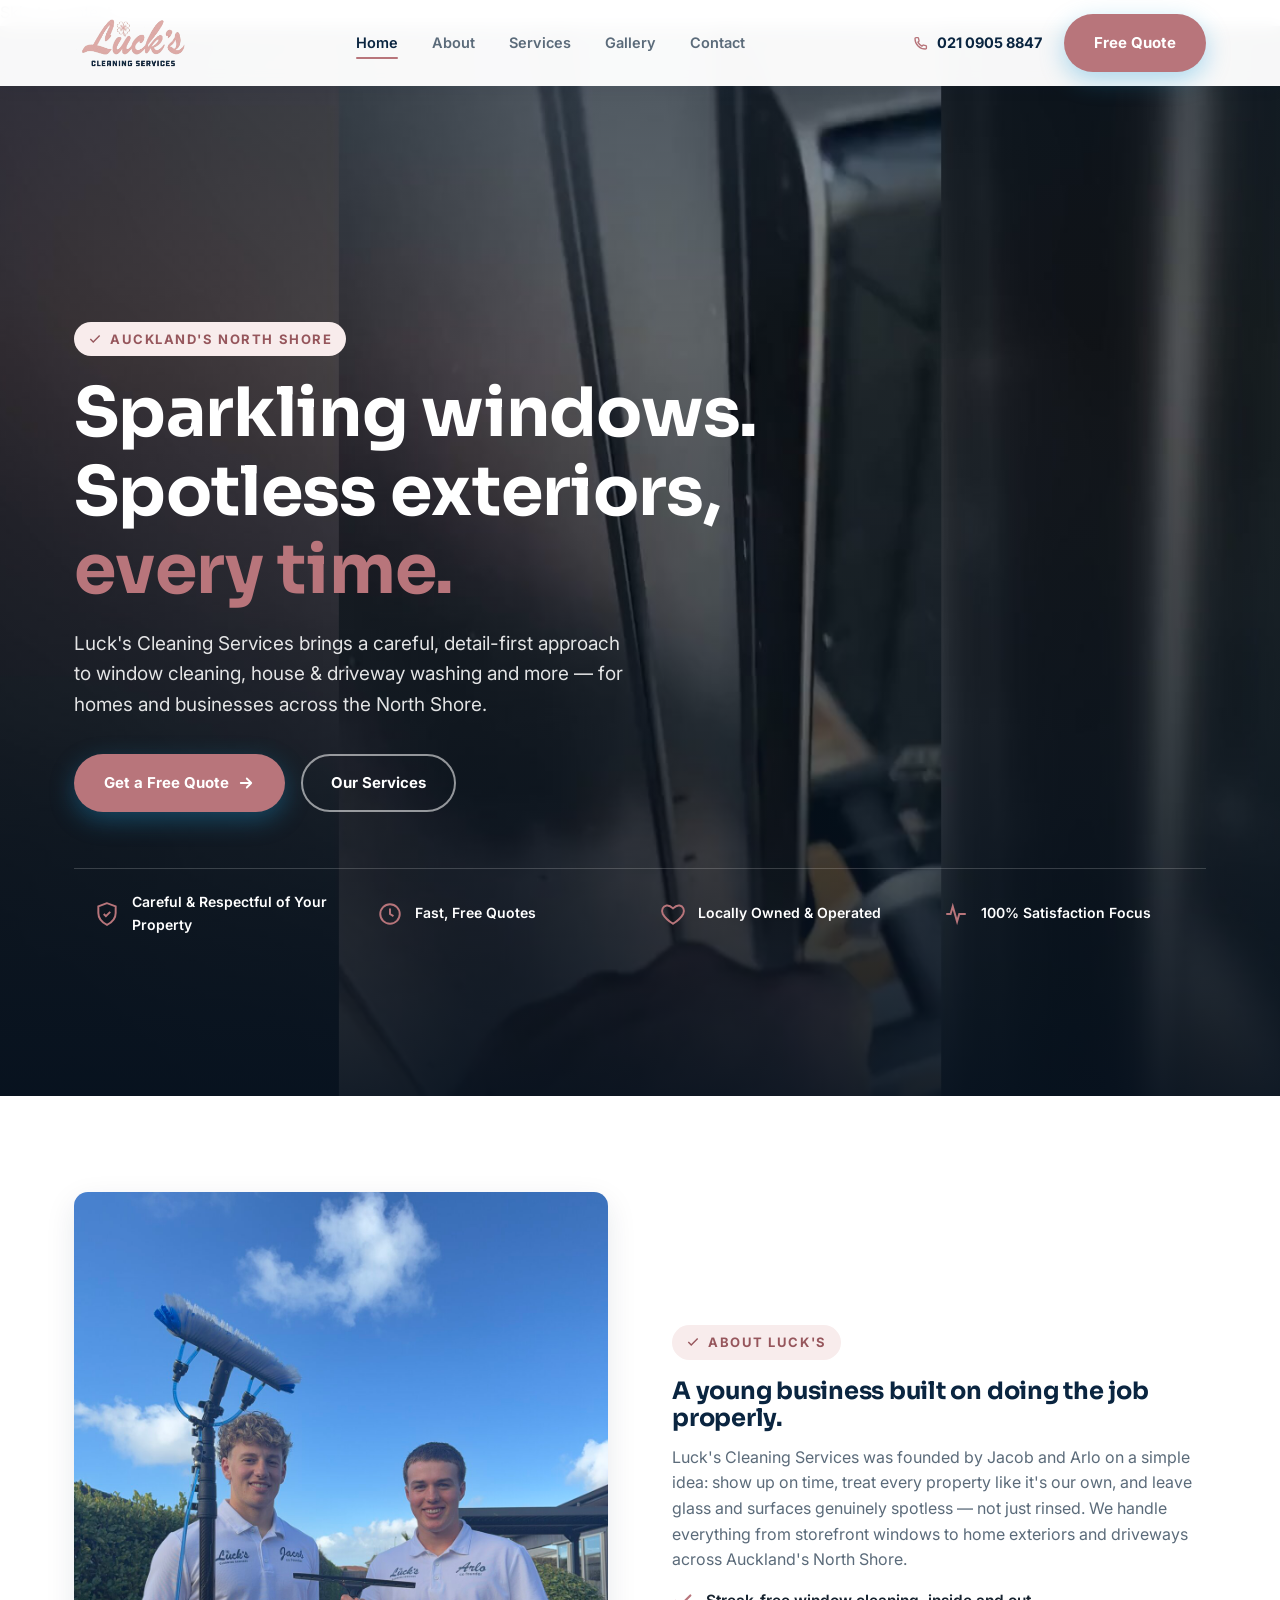
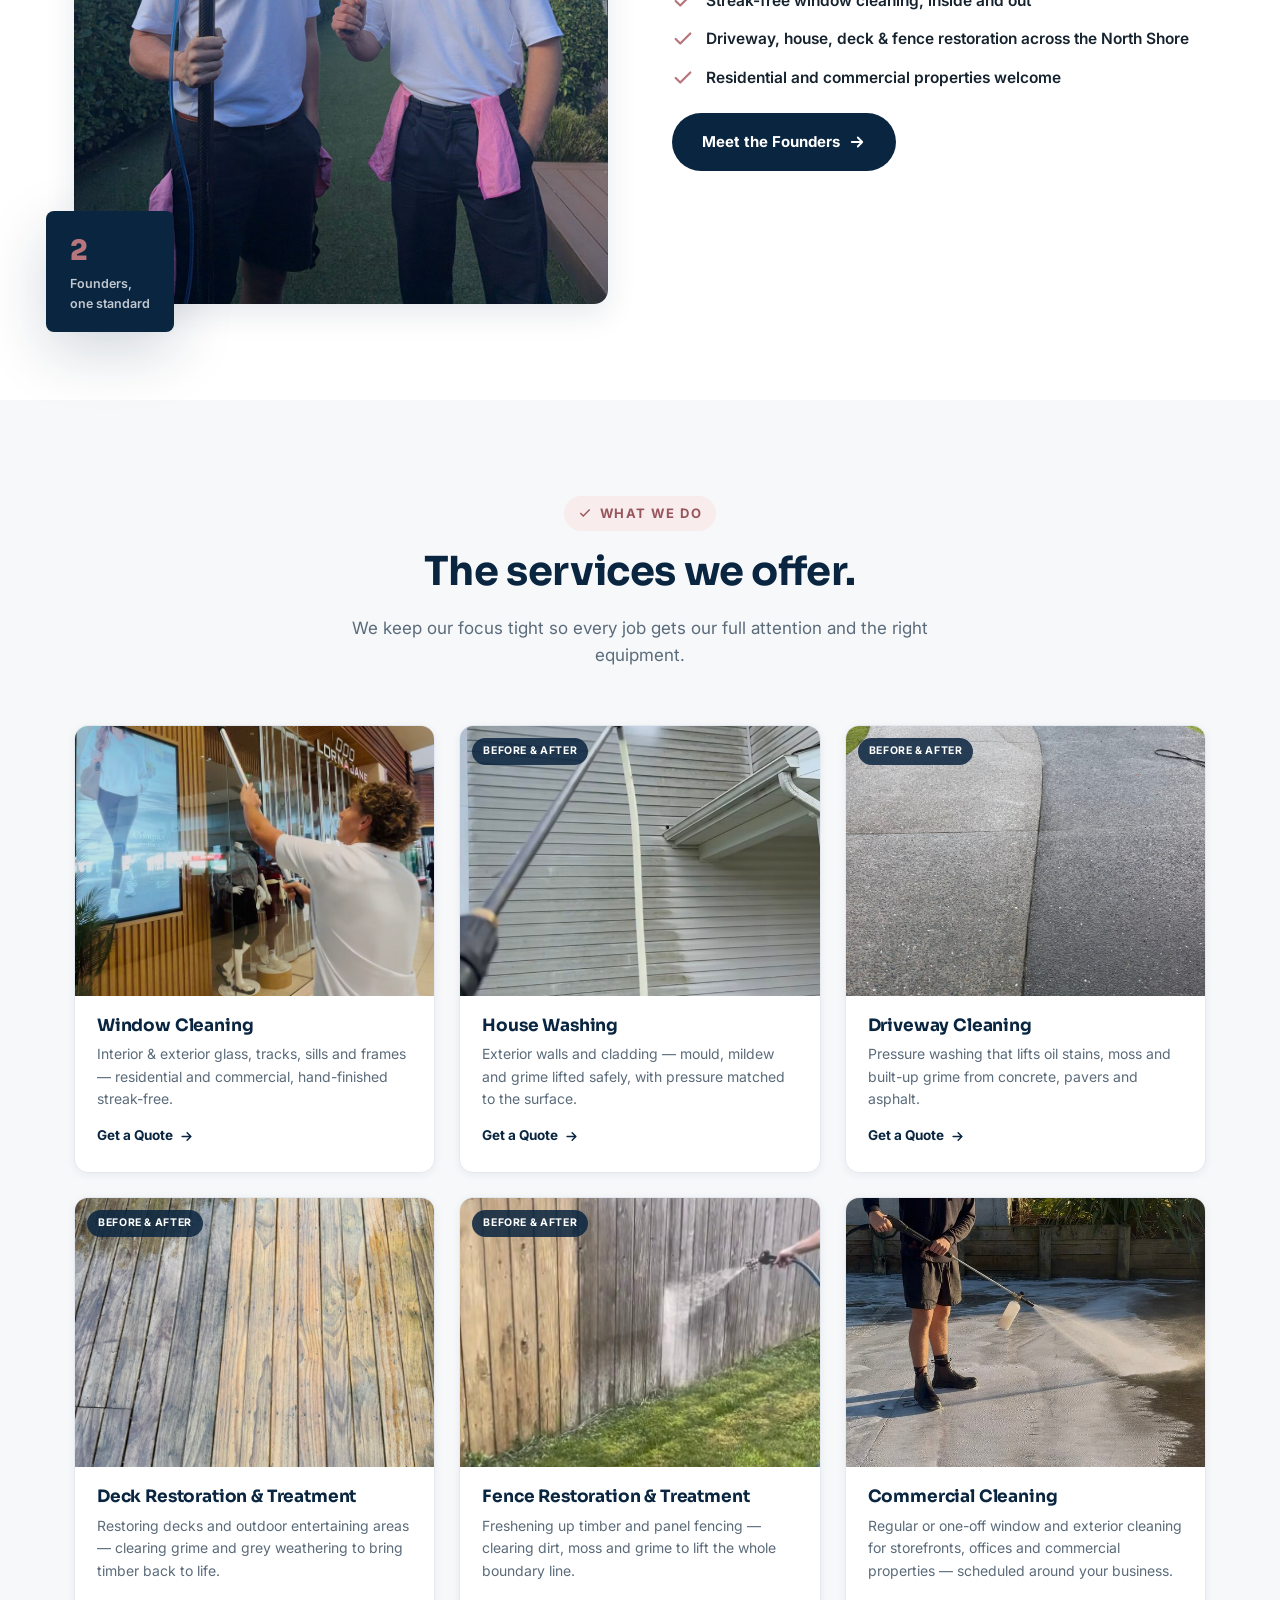
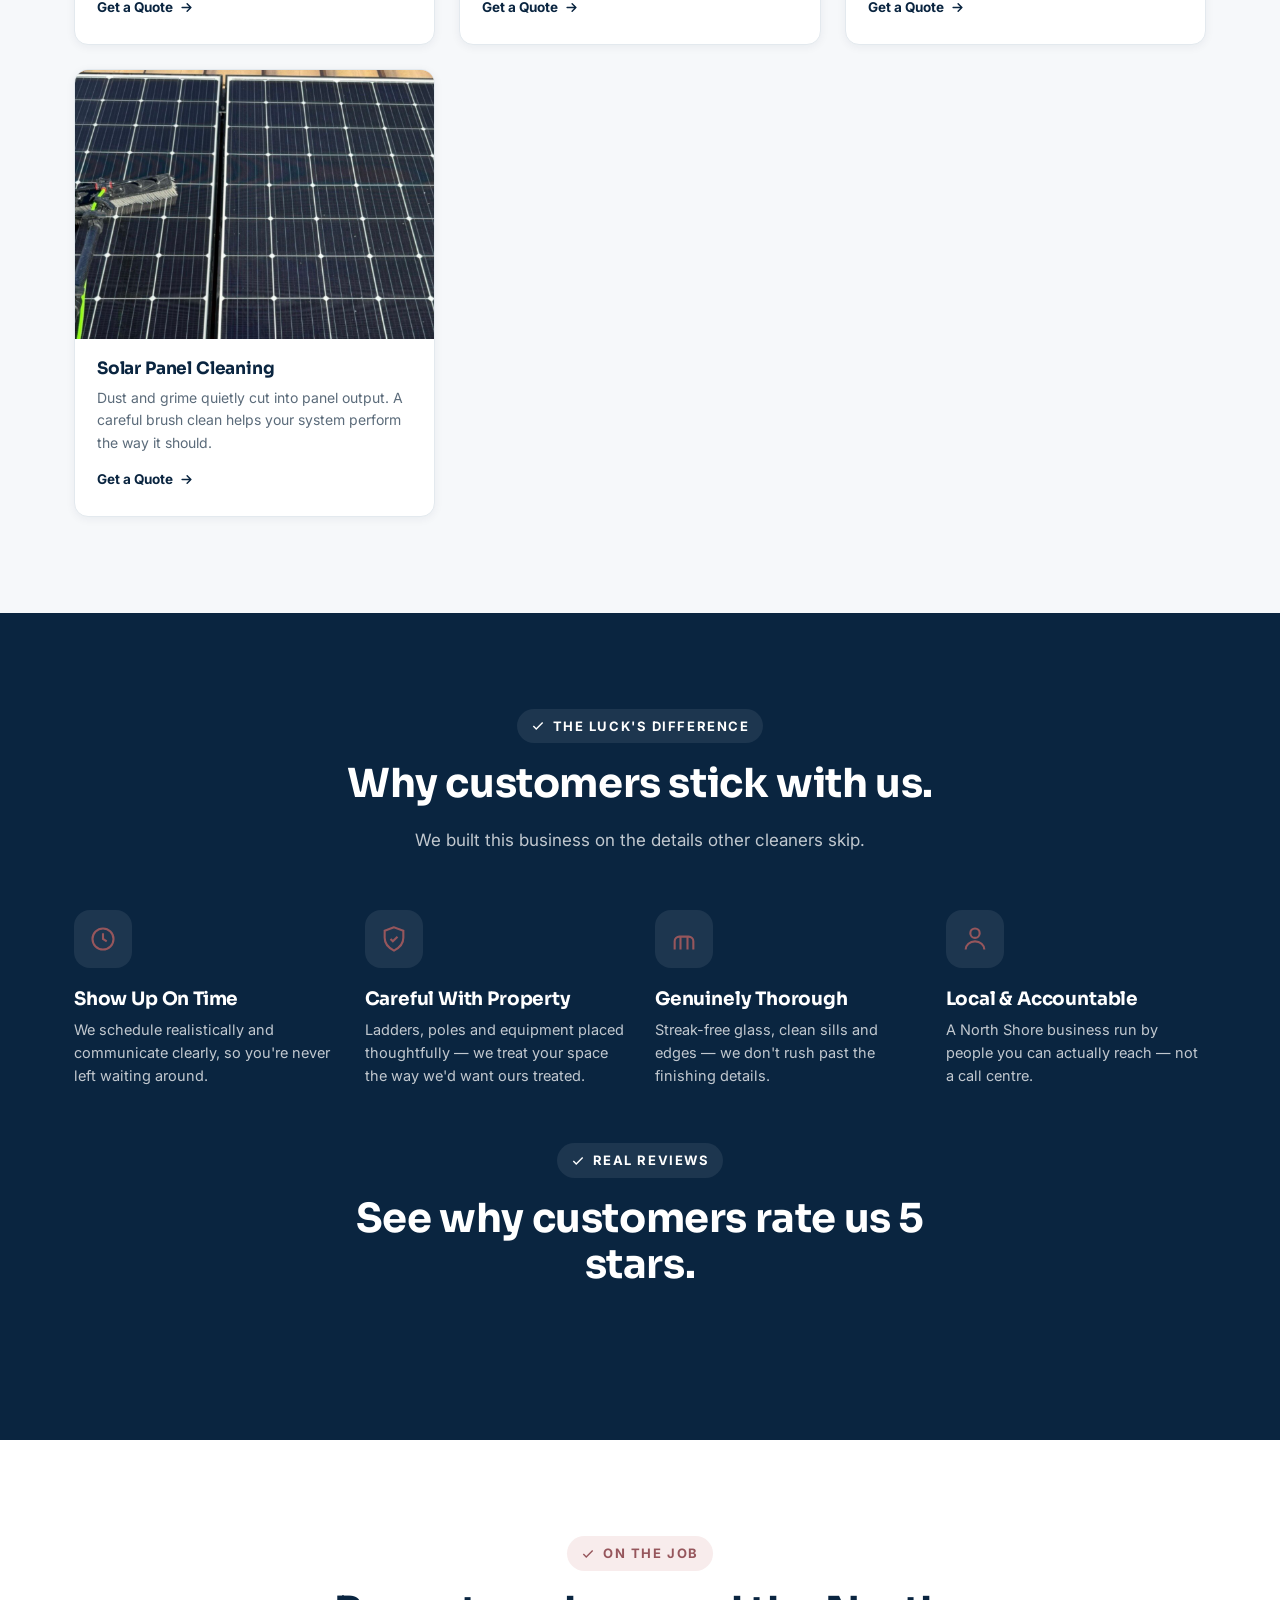
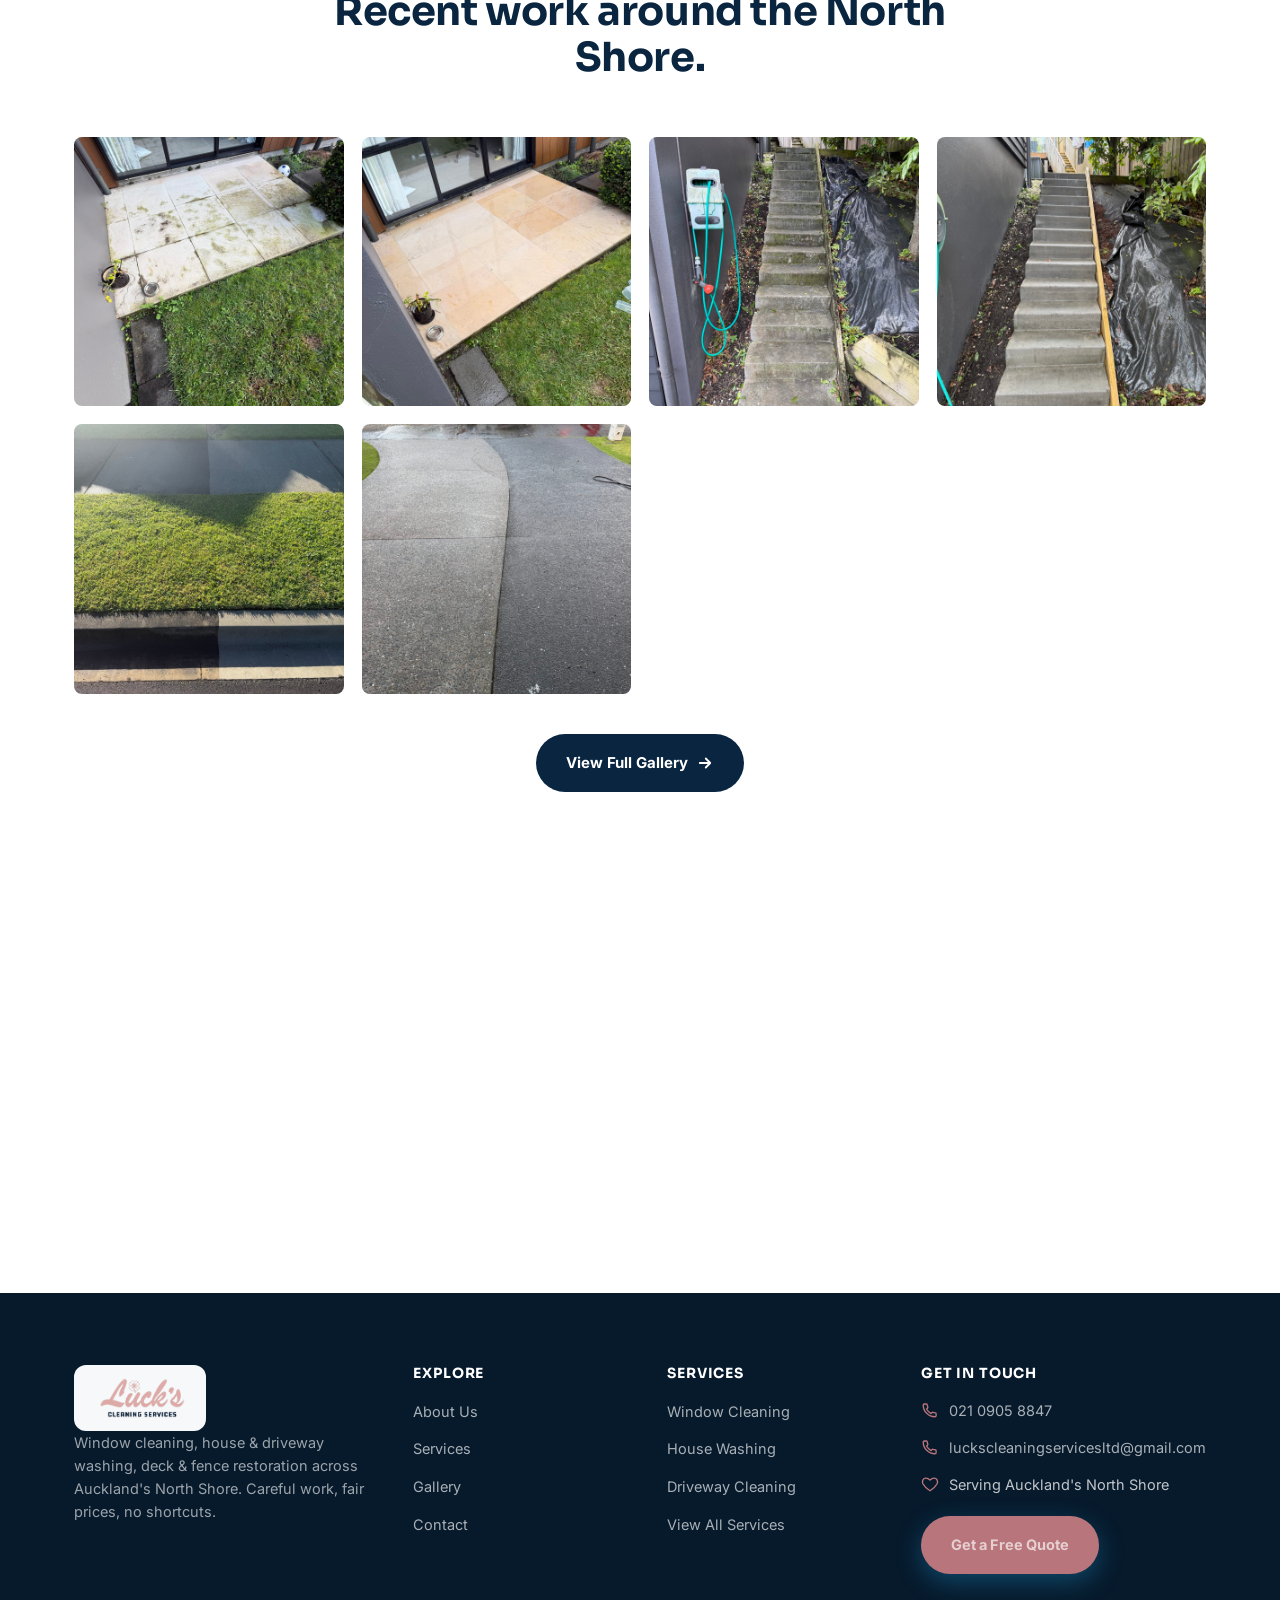
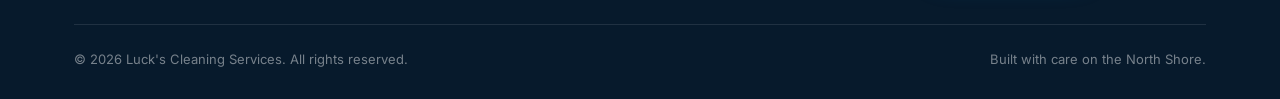
<file: index.html>
<!DOCTYPE html>
<html lang="en">
<head>
<meta charset="UTF-8">
<meta name="viewport" content="width=device-width, initial-scale=1.0">
<title>Luck's Cleaning Services | Window, House &amp; Driveway Cleaning — Auckland North Shore</title>
<meta name="description" content="Luck's Cleaning Services offers window cleaning, driveway &amp; house washing, deck &amp; fence restoration, solar panel cleaning and commercial cleaning across Auckland's North Shore. Free quotes.">
<link rel="canonical" href="https://www.luckscleaningservices.com/">
<meta property="og:url" content="https://www.luckscleaningservices.com/">
<meta property="og:site_name" content="Luck's Cleaning Services">
<link rel="preconnect" href="https://fonts.googleapis.com">
<link rel="preconnect" href="https://fonts.gstatic.com" crossorigin>
<link href="https://fonts.googleapis.com/css2?family=Inter:wght@400;500;600;700;800&family=Sora:wght@600;700;800&family=Pacifico&display=swap" rel="stylesheet">
<link rel="stylesheet" href="css/styles.css">
</head>
<body>

<a class="visually-hidden" href="#main">Skip to content</a>

<!-- ===== HEADER ===== -->
<header class="site-header">
  <div class="container">
    <a href="index.html" class="logo">
      <img src="images/logo.png" alt="Luck's Cleaning Services logo">
    </a>
    <nav class="main-nav" id="main-nav">
      <ul>
        <li><a href="index.html" class="active">Home</a></li>
        <li><a href="about.html">About</a></li>
        <li><a href="services.html">Services</a></li>
        <li><a href="gallery.html">Gallery</a></li>
        <li><a href="contact.html">Contact</a></li>
      </ul>
    </nav>
    <div class="header-right">
      <a class="header-tel" href="tel:+642109058847">
        <svg viewBox="0 0 24 24" fill="none" stroke="currentColor" stroke-width="2"><path d="M4 4h16v16H4z" opacity="0"/><path d="M3 5.5A1.5 1.5 0 0 1 4.5 4h2.7a1 1 0 0 1 .97.76l.9 3.6a1 1 0 0 1-.27.96l-1.4 1.4a13.5 13.5 0 0 0 6 6l1.4-1.4a1 1 0 0 1 .96-.27l3.6.9a1 1 0 0 1 .76.97v2.7A1.5 1.5 0 0 1 18.5 21C10 21 3 14 3 5.5Z"/></svg>
        <span class="tel-text">021 0905 8847</span>
      </a>
      <a href="contact.html" class="btn btn-primary">Free Quote</a>
      <button class="nav-toggle" id="nav-toggle" aria-label="Toggle menu" aria-expanded="false">
        <svg viewBox="0 0 24 24" fill="none" stroke="currentColor" stroke-width="2" stroke-linecap="round"><path d="M4 6h16M4 12h16M4 18h16"/></svg>
      </button>
    </div>
  </div>
</header>
<div class="nav-scrim" id="nav-scrim"></div>

<main id="main">

  <!-- ===== HERO ===== -->
  <section class="hero">
    <video autoplay muted loop playsinline poster="media/hero-poster.jpg">
      <source src="media/hero-video.mp4" type="video/mp4">
    </video>
    <div class="hero-content">
      <div class="container">
        <div class="eyebrow">
          <svg viewBox="0 0 24 24" fill="none" stroke="currentColor" stroke-width="2.4"><path d="M20 6L9 17l-5-5"/></svg>
          Auckland's North Shore
        </div>
        <h1>Sparkling windows.<br>Spotless exteriors, <em>every time.</em></h1>
        <p class="lead">Luck's Cleaning Services brings a careful, detail-first approach to window cleaning, house &amp; driveway washing and more — for homes and businesses across the North Shore.</p>
        <div class="hero-cta">
          <a href="contact.html" class="btn btn-primary">
            Get a Free Quote
            <svg viewBox="0 0 24 24" fill="none" stroke="currentColor" stroke-width="2.4" stroke-linecap="round" stroke-linejoin="round"><path d="M5 12h14M13 6l6 6-6 6"/></svg>
          </a>
          <a href="services.html" class="btn btn-outline">Our Services</a>
        </div>
      </div>
      <div class="container">
        <ul class="trust-bar">
          <li>
            <svg viewBox="0 0 24 24" fill="none" stroke="currentColor" stroke-width="1.8"><path d="M12 2 4 5v6c0 5 3.4 8.7 8 11 4.6-2.3 8-6 8-11V5l-8-3Z"/><path d="m9 12 2 2 4-4"/></svg>
            Careful &amp; Respectful of Your Property
          </li>
          <li>
            <svg viewBox="0 0 24 24" fill="none" stroke="currentColor" stroke-width="1.8"><circle cx="12" cy="12" r="9"/><path d="M12 7v5l3.2 2"/></svg>
            Fast, Free Quotes
          </li>
          <li>
            <svg viewBox="0 0 24 24" fill="none" stroke="currentColor" stroke-width="1.8"><path d="M12 21s-7-4.5-9.5-9.3C1 8 2.7 4.8 6 4.2c2-.4 3.8.5 6 2.6 2.2-2.1 4-3 6-2.6 3.3.6 5 3.8 3.5 7.5C19 16.5 12 21 12 21Z"/></svg>
            Locally Owned &amp; Operated
          </li>
          <li>
            <svg viewBox="0 0 24 24" fill="none" stroke="currentColor" stroke-width="1.8"><path d="M3 12h4l2-7 4 14 2-7h6"/></svg>
            100% Satisfaction Focus
          </li>
        </ul>
      </div>
    </div>
  </section>

  <!-- ===== INTRO / ABOUT STRIP ===== -->
  <section>
    <div class="container split">
      <div class="split-media reveal">
        <img src="images/team-vehicle.jpg" alt="Jacob and Arlo, founders of Luck's Cleaning Services, with their vehicle and trailer" loading="lazy">
        <div class="stat-card">
          <div class="num">2</div>
          <div class="lab">Founders,<br>one standard</div>
        </div>
      </div>
      <div class="reveal reveal-1">
        <div class="eyebrow">
          <svg viewBox="0 0 24 24" fill="none" stroke="currentColor" stroke-width="2.4"><path d="M20 6L9 17l-5-5"/></svg>
          About Luck's
        </div>
        <h2>A young business built on doing the job properly.</h2>
        <p>Luck's Cleaning Services was founded by Jacob and Arlo on a simple idea: show up on time, treat every property like it's our own, and leave glass and surfaces genuinely spotless — not just rinsed. We handle everything from storefront windows to home exteriors and driveways across Auckland's North Shore.</p>
        <ul class="check-list">
          <li>
            <svg viewBox="0 0 24 24" fill="none" stroke="currentColor" stroke-width="2.4" stroke-linecap="round" stroke-linejoin="round"><path d="M20 6 9 17l-5-5"/></svg>
            Streak-free window cleaning, inside and out
          </li>
          <li>
            <svg viewBox="0 0 24 24" fill="none" stroke="currentColor" stroke-width="2.4" stroke-linecap="round" stroke-linejoin="round"><path d="M20 6 9 17l-5-5"/></svg>
            Driveway, house, deck &amp; fence restoration across the North Shore
          </li>
          <li>
            <svg viewBox="0 0 24 24" fill="none" stroke="currentColor" stroke-width="2.4" stroke-linecap="round" stroke-linejoin="round"><path d="M20 6 9 17l-5-5"/></svg>
            Residential and commercial properties welcome
          </li>
        </ul>
        <a href="about.html" class="btn btn-navy" style="margin-top:8px;">
          Meet the Founders
          <svg viewBox="0 0 24 24" fill="none" stroke="currentColor" stroke-width="2.4" stroke-linecap="round" stroke-linejoin="round"><path d="M5 12h14M13 6l6 6-6 6"/></svg>
        </a>
      </div>
    </div>
  </section>

  <!-- ===== SERVICES PREVIEW ===== -->
  <section class="section-offwhite">
    <div class="container">
      <div class="section-head center reveal">
        <div class="eyebrow" style="justify-content:center;">
          <svg viewBox="0 0 24 24" fill="none" stroke="currentColor" stroke-width="2.4"><path d="M20 6L9 17l-5-5"/></svg>
          What We Do
        </div>
        <h2>The services we offer.</h2>
        <p>We keep our focus tight so every job gets our full attention and the right equipment.</p>
      </div>
      <div class="ba-grid">
        <div class="ba-card reveal">
          <div class="ba-photo">
            <img src="images/window-action.jpg" alt="Luck's Cleaning Services technician cleaning a storefront window with an extension pole" loading="lazy">
          </div>
          <div class="ba-body">
            <h4>Window Cleaning</h4>
            <p>Interior &amp; exterior glass, tracks, sills and frames — residential and commercial, hand-finished streak-free.</p>
            <a href="services.html#windows" class="ba-link">Get a Quote <svg viewBox="0 0 24 24" fill="none" stroke="currentColor" stroke-width="2.4" stroke-linecap="round" stroke-linejoin="round"><path d="M5 12h14M13 6l6 6-6 6"/></svg></a>
          </div>
        </div>
        <div class="ba-card reveal reveal-1">
          <div class="ba-photo">
            <span class="ba-tag">Before &amp; After</span>
            <img src="images/house-wash-ba.jpg" alt="Before and after house washing on vinyl siding" loading="lazy">
          </div>
          <div class="ba-body">
            <h4>House Washing</h4>
            <p>Exterior walls and cladding — mould, mildew and grime lifted safely, with pressure matched to the surface.</p>
            <a href="services.html#house-washing" class="ba-link">Get a Quote <svg viewBox="0 0 24 24" fill="none" stroke="currentColor" stroke-width="2.4" stroke-linecap="round" stroke-linejoin="round"><path d="M5 12h14M13 6l6 6-6 6"/></svg></a>
          </div>
        </div>
        <div class="ba-card reveal reveal-2">
          <div class="ba-photo">
            <span class="ba-tag">Before &amp; After</span>
            <img src="images/driveway-ba.jpg" alt="Before and after driveway cleaning, concrete lifted from grey to like-new" loading="lazy">
          </div>
          <div class="ba-body">
            <h4>Driveway Cleaning</h4>
            <p>Pressure washing that lifts oil stains, moss and built-up grime from concrete, pavers and asphalt.</p>
            <a href="services.html#driveway" class="ba-link">Get a Quote <svg viewBox="0 0 24 24" fill="none" stroke="currentColor" stroke-width="2.4" stroke-linecap="round" stroke-linejoin="round"><path d="M5 12h14M13 6l6 6-6 6"/></svg></a>
          </div>
        </div>
        <div class="ba-card reveal reveal-1">
          <div class="ba-photo">
            <span class="ba-tag">Before &amp; After</span>
            <img src="images/deck-ba.jpg" alt="Before and after deck restoration, weathered grey timber returned to natural wood tone" loading="lazy">
          </div>
          <div class="ba-body">
            <h4>Deck Restoration &amp; Treatment</h4>
            <p>Restoring decks and outdoor entertaining areas — clearing grime and grey weathering to bring timber back to life.</p>
            <a href="services.html#deck" class="ba-link">Get a Quote <svg viewBox="0 0 24 24" fill="none" stroke="currentColor" stroke-width="2.4" stroke-linecap="round" stroke-linejoin="round"><path d="M5 12h14M13 6l6 6-6 6"/></svg></a>
          </div>
        </div>
        <div class="ba-card reveal reveal-3">
          <div class="ba-photo">
            <span class="ba-tag">Before &amp; After</span>
            <img src="images/fence-ba.jpg" alt="Before and after fence restoration, weathered grey timber fence washed back to natural colour" loading="lazy">
          </div>
          <div class="ba-body">
            <h4>Fence Restoration &amp; Treatment</h4>
            <p>Freshening up timber and panel fencing — clearing dirt, moss and grime to lift the whole boundary line.</p>
            <a href="services.html#fence" class="ba-link">Get a Quote <svg viewBox="0 0 24 24" fill="none" stroke="currentColor" stroke-width="2.4" stroke-linecap="round" stroke-linejoin="round"><path d="M5 12h14M13 6l6 6-6 6"/></svg></a>
          </div>
        </div>
        <div class="ba-card reveal reveal-1">
          <div class="ba-photo">
            <img src="images/commercial-ba.jpg" alt="Commercial exterior cleaning, foam pre-treatment being applied to a large concrete forecourt" loading="lazy">
          </div>
          <div class="ba-body">
            <h4>Commercial Cleaning</h4>
            <p>Regular or one-off window and exterior cleaning for storefronts, offices and commercial properties — scheduled around your business.</p>
            <a href="services.html#commercial" class="ba-link">Get a Quote <svg viewBox="0 0 24 24" fill="none" stroke="currentColor" stroke-width="2.4" stroke-linecap="round" stroke-linejoin="round"><path d="M5 12h14M13 6l6 6-6 6"/></svg></a>
          </div>
        </div>
        <div class="ba-card reveal reveal-2">
          <div class="ba-photo">
            <img src="images/solar-panel.jpg" alt="Solar panel cleaning, brushing dust and grime off rooftop solar panels" loading="lazy">
          </div>
          <div class="ba-body">
            <h4>Solar Panel Cleaning</h4>
            <p>Dust and grime quietly cut into panel output. A careful brush clean helps your system perform the way it should.</p>
            <a href="services.html#solar" class="ba-link">Get a Quote <svg viewBox="0 0 24 24" fill="none" stroke="currentColor" stroke-width="2.4" stroke-linecap="round" stroke-linejoin="round"><path d="M5 12h14M13 6l6 6-6 6"/></svg></a>
          </div>
        </div>
      </div>
    </div>
  </section>

  <!-- ===== WHY CHOOSE US ===== -->
  <section class="section-navy">
    <div class="container">
      <div class="section-head center reveal">
        <div class="eyebrow" style="justify-content:center; background:rgba(255,255,255,.08); color:#fff;">
          <svg viewBox="0 0 24 24" fill="none" stroke="currentColor" stroke-width="2.4"><path d="M20 6L9 17l-5-5"/></svg>
          The Luck's Difference
        </div>
        <h2>Why customers stick with us.</h2>
        <p>We built this business on the details other cleaners skip.</p>
      </div>
      <div class="feature-grid">
        <div class="feature reveal">
          <div class="ic"><svg viewBox="0 0 24 24" fill="none" stroke="currentColor" stroke-width="1.8"><circle cx="12" cy="12" r="9"/><path d="M12 7v5l3.2 2"/></svg></div>
          <h3>Show Up On Time</h3>
          <p>We schedule realistically and communicate clearly, so you're never left waiting around.</p>
        </div>
        <div class="feature reveal reveal-1">
          <div class="ic"><svg viewBox="0 0 24 24" fill="none" stroke="currentColor" stroke-width="1.8"><path d="M12 2 4 5v6c0 5 3.4 8.7 8 11 4.6-2.3 8-6 8-11V5l-8-3Z"/><path d="m9 12 2 2 4-4"/></svg></div>
          <h3>Careful With Property</h3>
          <p>Ladders, poles and equipment placed thoughtfully — we treat your space the way we'd want ours treated.</p>
        </div>
        <div class="feature reveal reveal-2">
          <div class="ic"><svg viewBox="0 0 24 24" fill="none" stroke="currentColor" stroke-width="1.8"><path d="M4 21v-7a4 4 0 0 1 4-4h8a4 4 0 0 1 4 4v7"/><path d="M9 21V10M15 21V10"/></svg></div>
          <h3>Genuinely Thorough</h3>
          <p>Streak-free glass, clean sills and edges — we don't rush past the finishing details.</p>
        </div>
        <div class="feature reveal reveal-3">
          <div class="ic"><svg viewBox="0 0 24 24" fill="none" stroke="currentColor" stroke-width="1.8"><path d="M20 21c0-3.9-3.6-7-8-7s-8 3.1-8 7"/><circle cx="12" cy="7" r="4"/></svg></div>
          <h3>Local &amp; Accountable</h3>
          <p>A North Shore business run by people you can actually reach — not a call centre.</p>
        </div>
      </div>

      <div class="section-head center reveal" style="margin-top:56px;">
        <div class="eyebrow" style="justify-content:center; background:rgba(255,255,255,.08); color:#fff;">
          <svg viewBox="0 0 24 24" fill="none" stroke="currentColor" stroke-width="2.4"><path d="M20 6L9 17l-5-5"/></svg>
          Real Reviews
        </div>
        <h2>See why customers rate us 5 stars.</h2>
      </div>
      <div class="reveal">
<script defer async src='https://cdn.trustindex.io/loader.js?822f94378e95858bd706873cf50'></script> 
      </div>
    </div>
  </section>

  <!-- ===== GALLERY PREVIEW ===== -->
  <section>
    <div class="container">
      <div class="section-head center reveal">
        <div class="eyebrow" style="justify-content:center;">
          <svg viewBox="0 0 24 24" fill="none" stroke="currentColor" stroke-width="2.4"><path d="M20 6L9 17l-5-5"/></svg>
          On The Job
        </div>
        <h2>Recent work around the North Shore.</h2>
      </div>
      <div class="gallery-grid gallery-grid-square reveal">
        <a href="gallery.html"><img src="images/gallery-patio-before.jpg" alt="Paver patio before cleaning, covered in moss and grime" loading="lazy"></a>
        <a href="gallery.html"><img src="images/gallery-patio-after.jpg" alt="Paver patio after cleaning, restored to its natural sandstone tone" loading="lazy"></a>
        <a href="gallery.html"><img src="images/gallery-stairs-before.jpg" alt="Concrete steps before cleaning, covered in moss" loading="lazy"></a>
        <a href="gallery.html"><img src="images/gallery-stairs-after.jpg" alt="Concrete steps after cleaning, moss and grime removed" loading="lazy"></a>
        <a href="gallery.html"><img src="images/gallery-curb-ba.jpg" alt="Before and after kerb and driveway edge cleaning" loading="lazy"></a>
        <a href="gallery.html"><img src="images/gallery-driveway-wide-ba.jpg" alt="Before and after driveway cleaning, half the concrete lifted back to like-new" loading="lazy"></a>
      </div>
      <div style="text-align:center; margin-top:40px;">
        <a href="gallery.html" class="btn btn-navy">
          View Full Gallery
          <svg viewBox="0 0 24 24" fill="none" stroke="currentColor" stroke-width="2.4" stroke-linecap="round" stroke-linejoin="round"><path d="M5 12h14M13 6l6 6-6 6"/></svg>
        </a>
      </div>
    </div>
  </section>

  <!-- ===== CTA BANNER ===== -->
  <section style="padding-top:0;">
    <div class="container">
      <div class="cta-banner reveal">
        <div class="container-inner">
          <h2>Ready for spotless windows?</h2>
          <p>Tell us about the job and we'll get back to you with a free quote — usually within one business day.</p>
          <div class="hero-cta">
            <a href="contact.html" class="btn btn-primary">
              Get Your Free Quote
              <svg viewBox="0 0 24 24" fill="none" stroke="currentColor" stroke-width="2.4" stroke-linecap="round" stroke-linejoin="round"><path d="M5 12h14M13 6l6 6-6 6"/></svg>
            </a>
          </div>
        </div>
      </div>
    </div>
  </section>

</main>

<!-- ===== FOOTER ===== -->
<footer class="site-footer">
  <div class="container">
    <div class="footer-grid">
      <div class="footer-col">
        <a href="index.html" class="logo footer-logo">
          <img src="images/logo.png" alt="Luck's Cleaning Services logo">
        </a>
        <p>Window cleaning, house &amp; driveway washing, deck &amp; fence restoration across Auckland's North Shore. Careful work, fair prices, no shortcuts.</p>
      </div>
      <div class="footer-col">
        <h4>Explore</h4>
        <ul>
          <li><a href="about.html">About Us</a></li>
          <li><a href="services.html">Services</a></li>
          <li><a href="gallery.html">Gallery</a></li>
          <li><a href="contact.html">Contact</a></li>
        </ul>
      </div>
      <div class="footer-col">
        <h4>Services</h4>
        <ul>
          <li><a href="services.html#windows">Window Cleaning</a></li>
          <li><a href="services.html#house-washing">House Washing</a></li>
          <li><a href="services.html#driveway">Driveway Cleaning</a></li>
          <li><a href="services.html">View All Services</a></li>
        </ul>
      </div>
      <div class="footer-col">
        <h4>Get In Touch</h4>
        <div class="contact-line">
          <svg viewBox="0 0 24 24" fill="none" stroke="currentColor" stroke-width="1.8"><path d="M4 4h16v16H4z" opacity="0"/><path d="M3 5.5A1.5 1.5 0 0 1 4.5 4h2.7a1 1 0 0 1 .97.76l.9 3.6a1 1 0 0 1-.27.96l-1.4 1.4a13.5 13.5 0 0 0 6 6l1.4-1.4a1 1 0 0 1 .96-.27l3.6.9a1 1 0 0 1 .76.97v2.7A1.5 1.5 0 0 1 18.5 21C10 21 3 14 3 5.5Z"/></svg>
          <a href="tel:+642109058847">021 0905 8847</a>
        </div>
        <div class="contact-line">
          <svg viewBox="0 0 24 24" fill="none" stroke="currentColor" stroke-width="1.8"><path d="M3 5.5A1.5 1.5 0 0 1 4.5 4h2.7a1 1 0 0 1 .97.76l.9 3.6a1 1 0 0 1-.27.96l-1.4 1.4a13.5 13.5 0 0 0 6 6l1.4-1.4a1 1 0 0 1 .96-.27l3.6.9a1 1 0 0 1 .76.97v2.7A1.5 1.5 0 0 1 18.5 21C10 21 3 14 3 5.5Z"/></svg>
          <a href="mailto:luckscleaningservicesltd@gmail.com">luckscleaningservicesltd@gmail.com</a>
        </div>
        <div class="contact-line">
          <svg viewBox="0 0 24 24" fill="none" stroke="currentColor" stroke-width="1.8"><path d="M12 21s-7-4.5-9.5-9.3C1 8 2.7 4.8 6 4.2c2-.4 3.8.5 6 2.6 2.2-2.1 4-3 6-2.6 3.3.6 5 3.8 3.5 7.5C19 16.5 12 21 12 21Z"/></svg>
          <span>Serving Auckland's North Shore</span>
        </div>
        <a href="contact.html" class="btn btn-primary" style="margin-top:6px;">Get a Free Quote</a>
      </div>
    </div>
    <div class="footer-bottom">
      <span>&copy; <span id="year"></span> Luck's Cleaning Services. All rights reserved.</span>
      <span>Built with care on the North Shore.</span>
    </div>
  </div>
</footer>

<button class="back-to-top" aria-label="Back to top">
  <svg viewBox="0 0 24 24" fill="none" stroke="currentColor" stroke-width="2.4" stroke-linecap="round" stroke-linejoin="round"><path d="M12 19V5M5 12l7-7 7 7"/></svg>
</button>

<script>document.getElementById('year').textContent = new Date().getFullYear();</script>
<script src="js/main.js"></script>
</body>
</html>
</file>
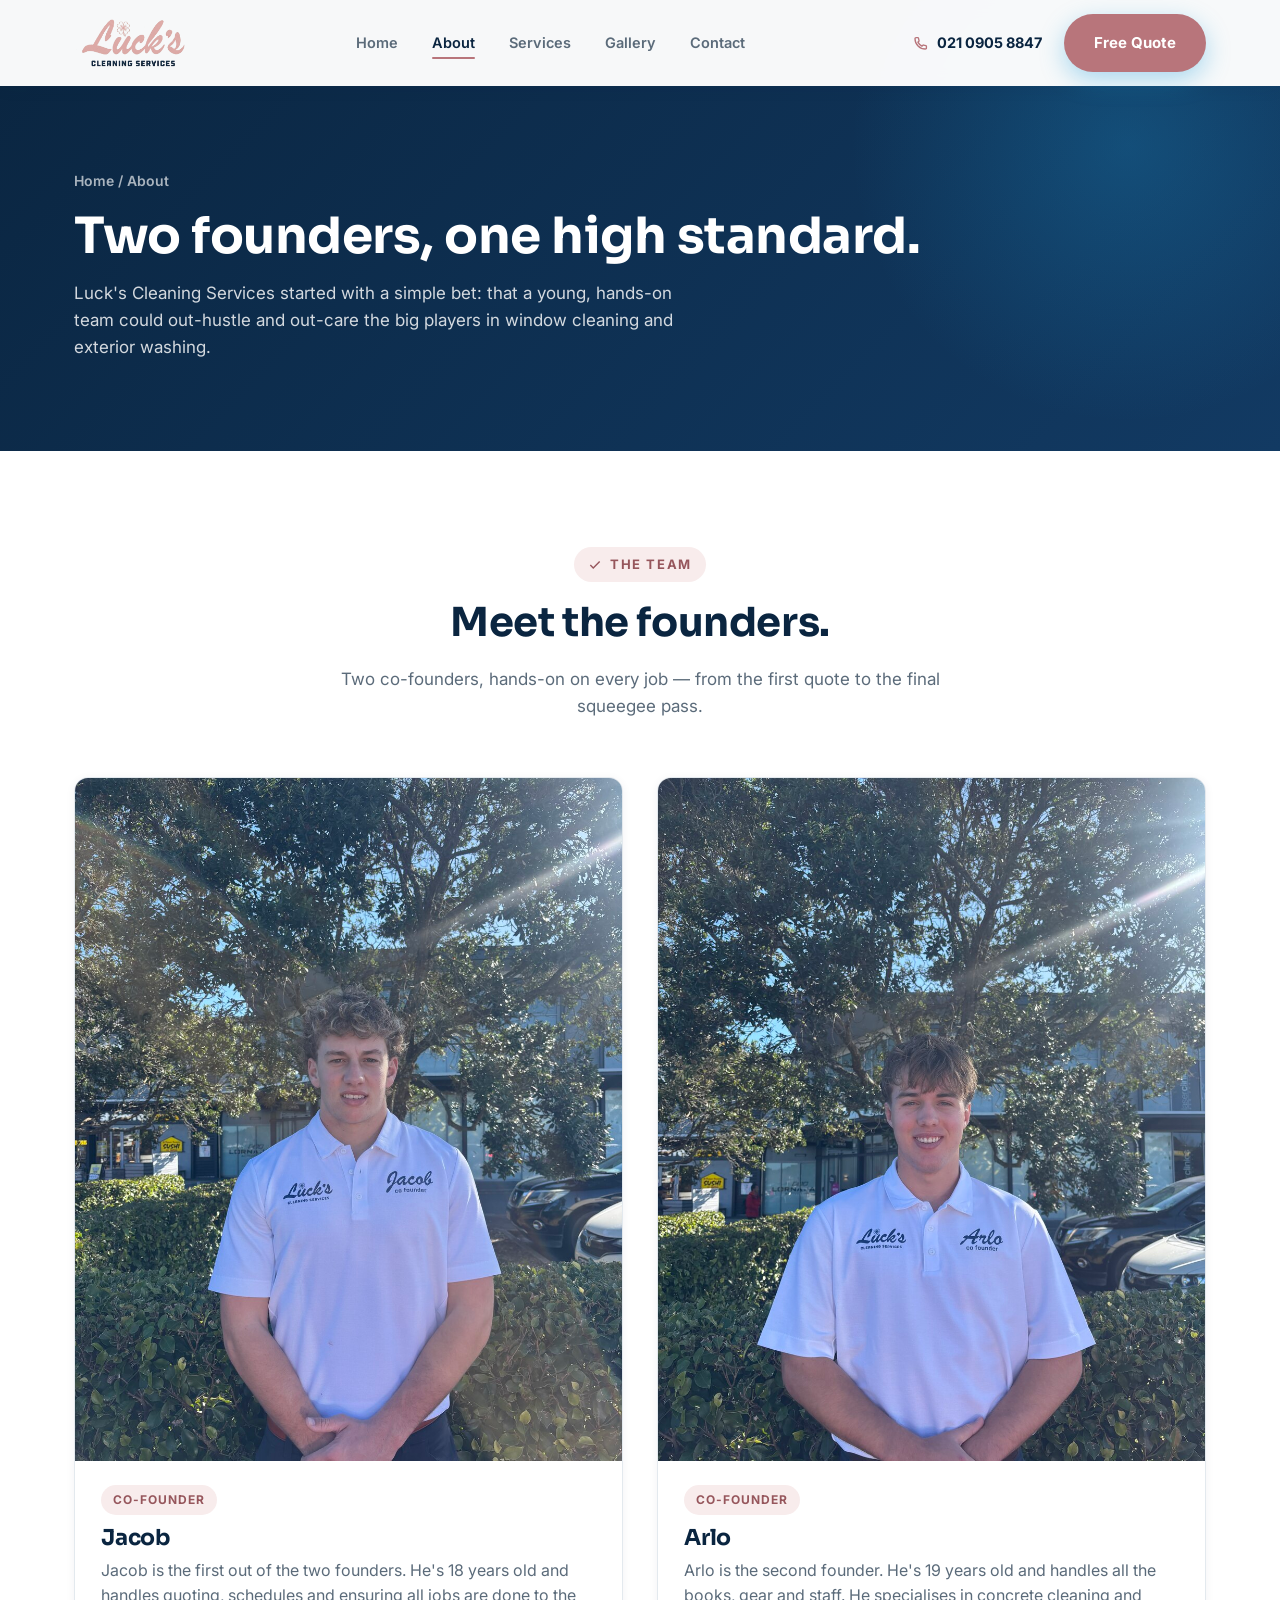
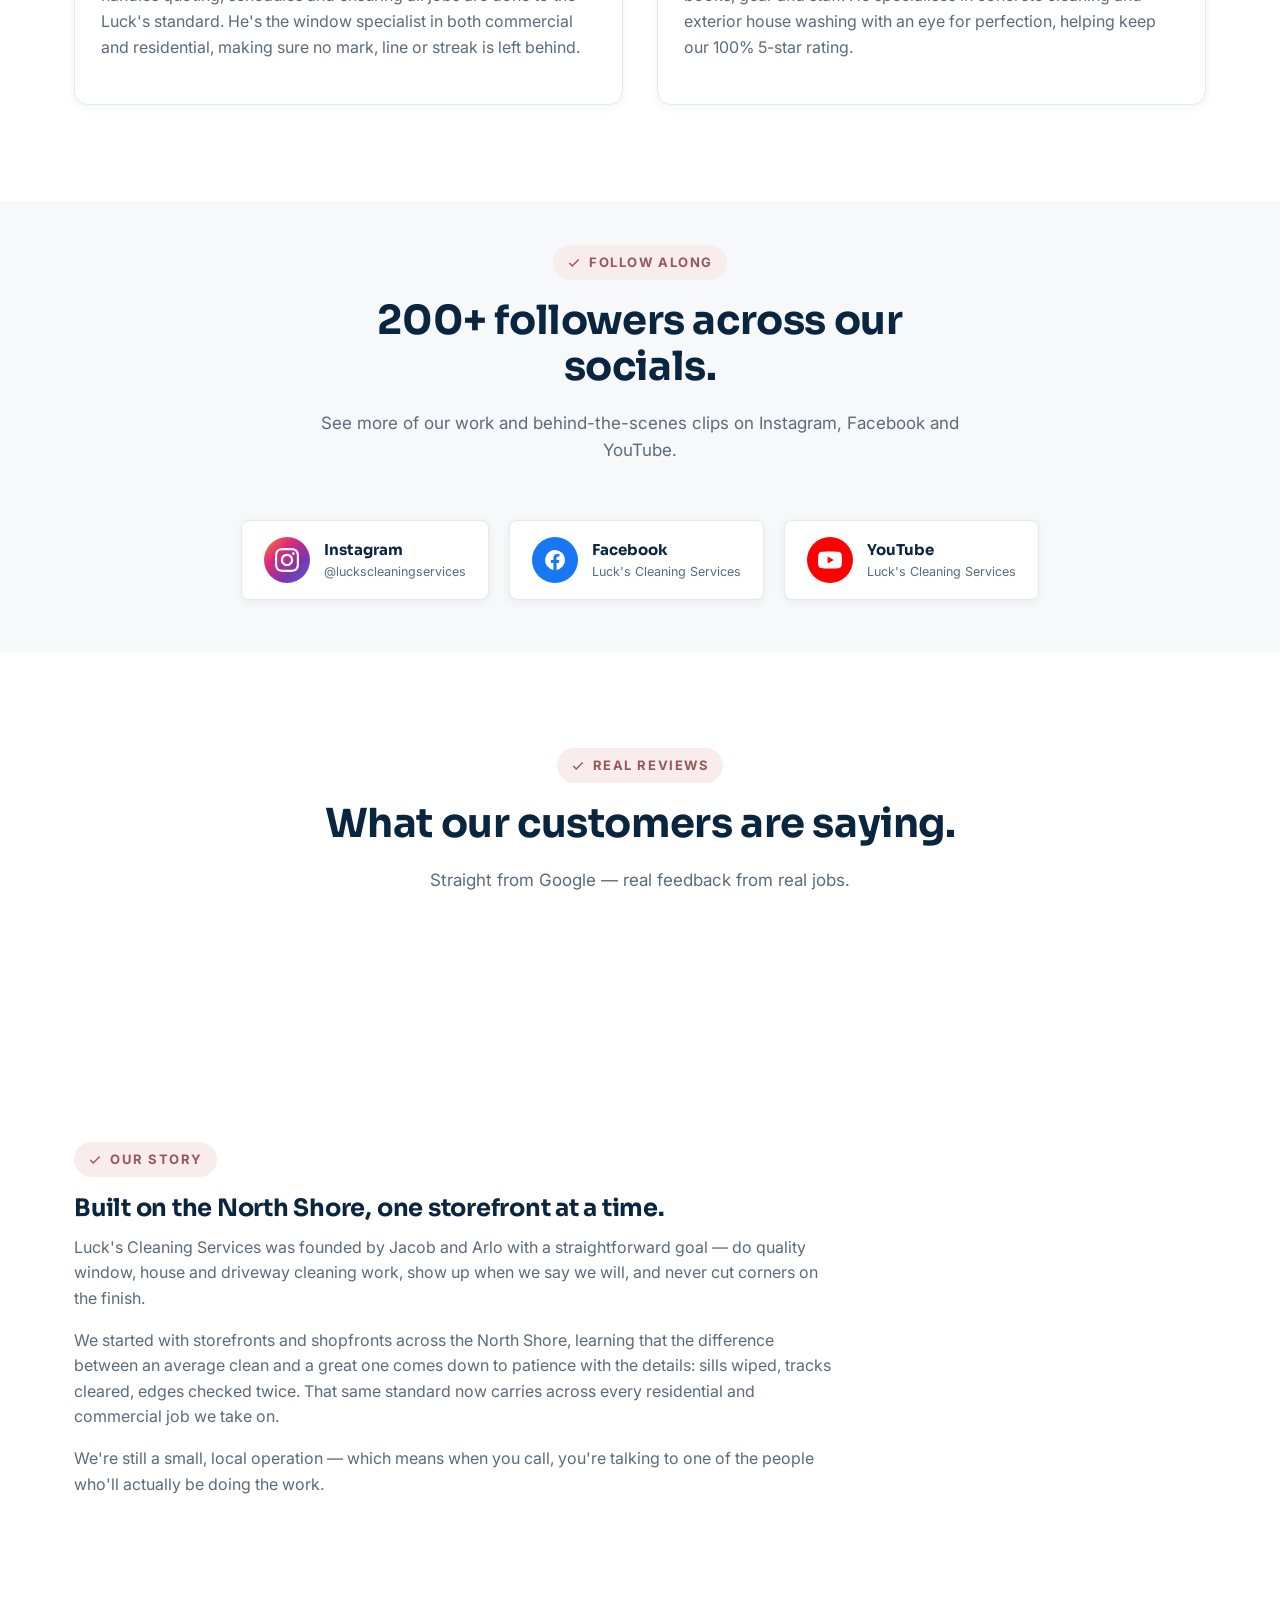
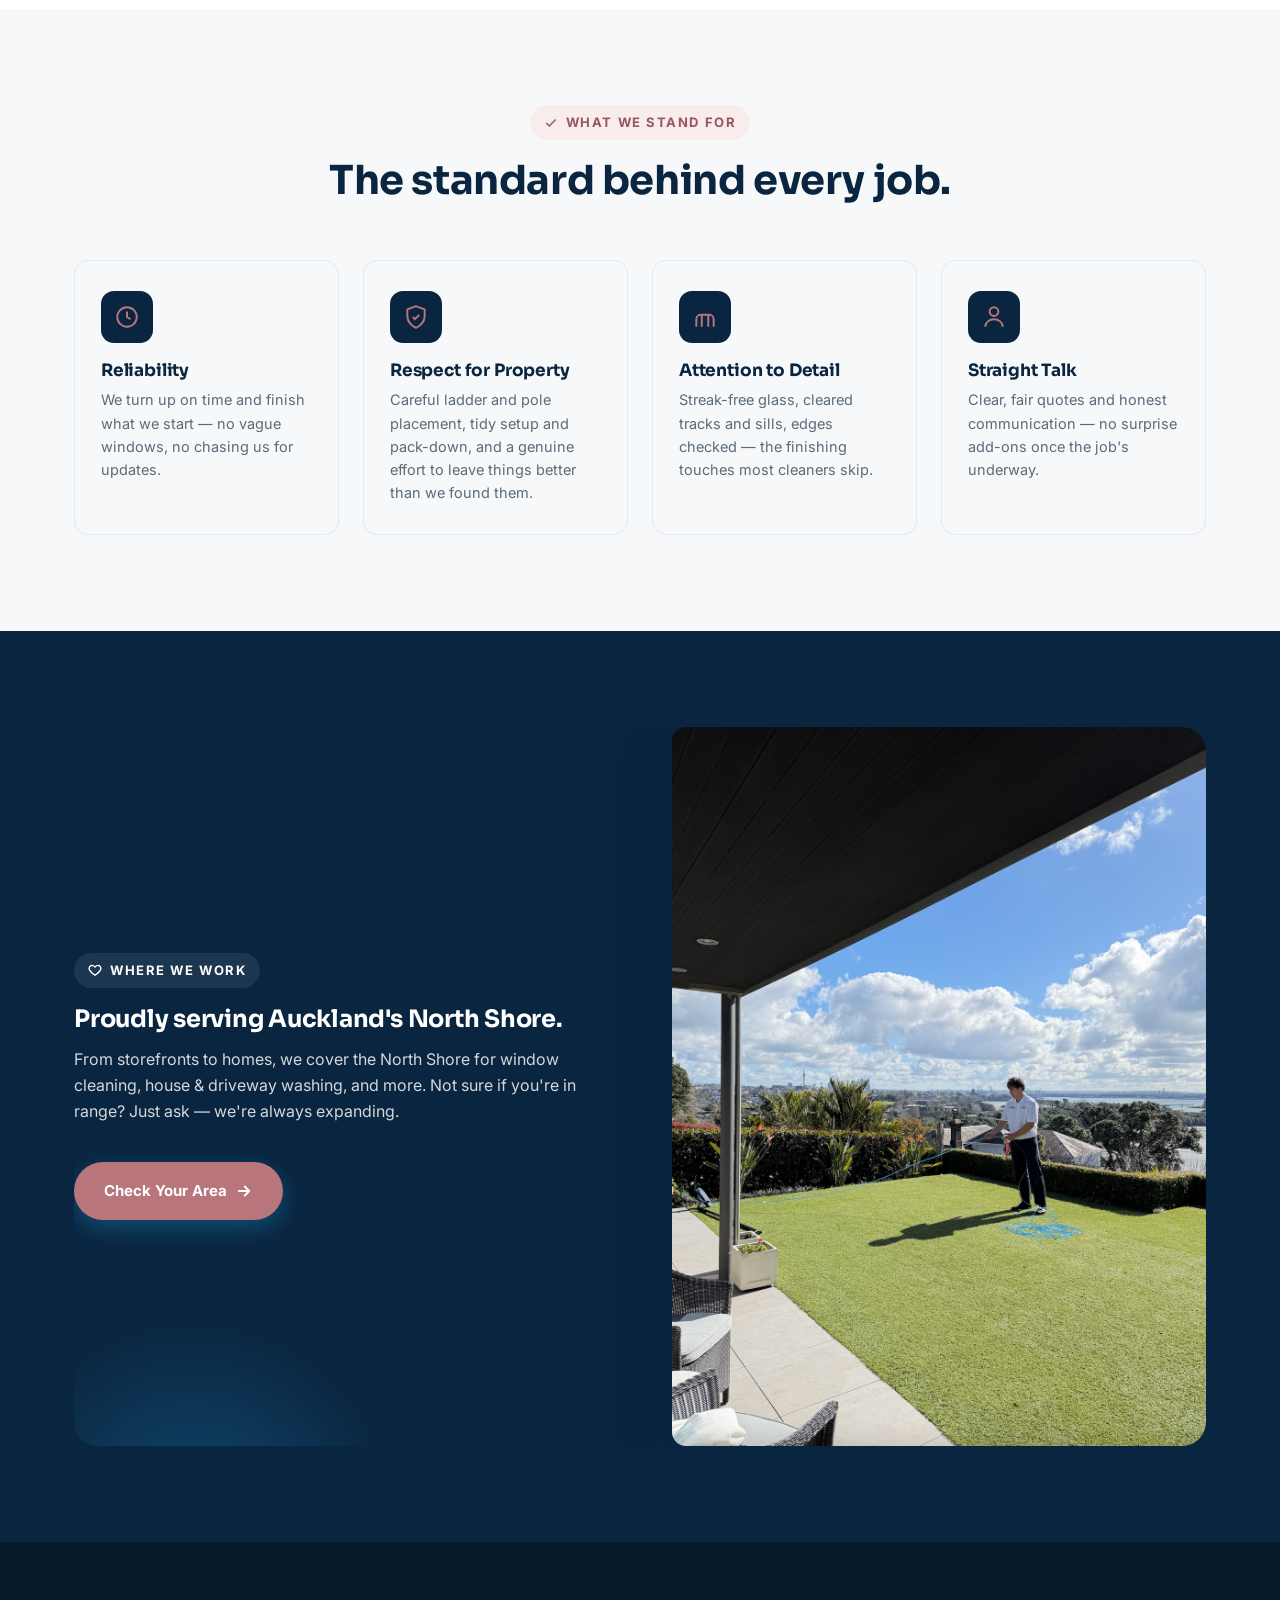
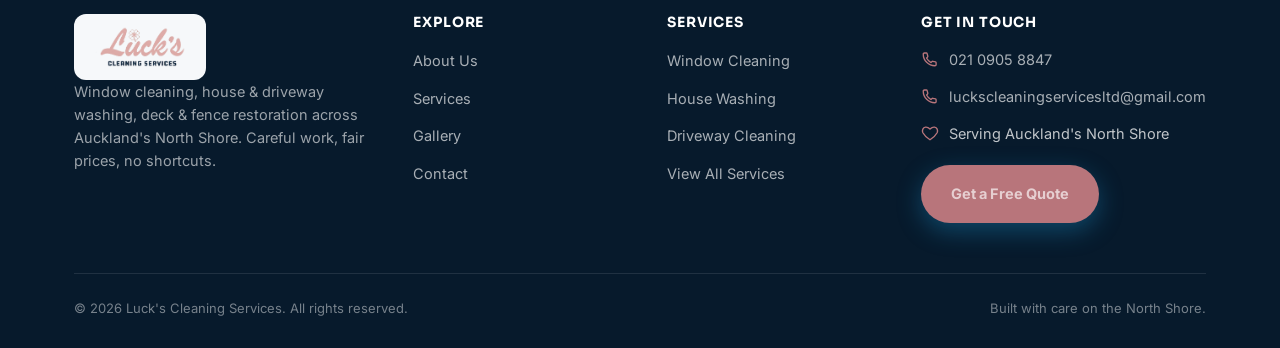
<file: about.html>
<!DOCTYPE html>
<html lang="en">
<head>
<meta charset="UTF-8">
<meta name="viewport" content="width=device-width, initial-scale=1.0">
<title>About Us | Luck's Cleaning Services</title>
<meta name="description" content="Meet Jacob and Arlo, the founders of Luck's Cleaning Services — bringing careful, reliable window, house and driveway cleaning to Auckland's North Shore.">
<link rel="canonical" href="https://www.luckscleaningservices.com/about.html">
<meta property="og:url" content="https://www.luckscleaningservices.com/about.html">
<meta property="og:site_name" content="Luck's Cleaning Services">
<link rel="preconnect" href="https://fonts.googleapis.com">
<link rel="preconnect" href="https://fonts.gstatic.com" crossorigin>
<link href="https://fonts.googleapis.com/css2?family=Inter:wght@400;500;600;700;800&family=Sora:wght@600;700;800&family=Pacifico&display=swap" rel="stylesheet">
<link rel="stylesheet" href="css/styles.css">
</head>
<body class="page-inner">

<header class="site-header is-solid">
  <div class="container">
    <a href="index.html" class="logo">
      <img src="images/logo.png" alt="Luck's Cleaning Services logo">
    </a>
    <nav class="main-nav" id="main-nav">
      <ul>
        <li><a href="index.html">Home</a></li>
        <li><a href="about.html" class="active">About</a></li>
        <li><a href="services.html">Services</a></li>
        <li><a href="gallery.html">Gallery</a></li>
        <li><a href="contact.html">Contact</a></li>
      </ul>
    </nav>
    <div class="header-right">
      <a class="header-tel" href="tel:+642109058847">
        <svg viewBox="0 0 24 24" fill="none" stroke="currentColor" stroke-width="2"><path d="M3 5.5A1.5 1.5 0 0 1 4.5 4h2.7a1 1 0 0 1 .97.76l.9 3.6a1 1 0 0 1-.27.96l-1.4 1.4a13.5 13.5 0 0 0 6 6l1.4-1.4a1 1 0 0 1 .96-.27l3.6.9a1 1 0 0 1 .76.97v2.7A1.5 1.5 0 0 1 18.5 21C10 21 3 14 3 5.5Z"/></svg>
        <span class="tel-text">021 0905 8847</span>
      </a>
      <a href="contact.html" class="btn btn-primary">Free Quote</a>
      <button class="nav-toggle" id="nav-toggle" aria-label="Toggle menu" aria-expanded="false">
        <svg viewBox="0 0 24 24" fill="none" stroke="currentColor" stroke-width="2" stroke-linecap="round"><path d="M4 6h16M4 12h16M4 18h16"/></svg>
      </button>
    </div>
  </div>
</header>
<div class="nav-scrim" id="nav-scrim"></div>

<main id="main">

  <section class="page-hero">
    <div class="container">
      <div class="crumb"><a href="index.html">Home</a> / About</div>
      <h1>Two founders, one high standard.</h1>
      <p>Luck's Cleaning Services started with a simple bet: that a young, hands-on team could out-hustle and out-care the big players in window cleaning and exterior washing.</p>
    </div>
  </section>

  <!-- TEAM -->
  <section>
    <div class="container">
      <div class="section-head center reveal">
        <div class="eyebrow" style="justify-content:center;">
          <svg viewBox="0 0 24 24" fill="none" stroke="currentColor" stroke-width="2.4"><path d="M20 6L9 17l-5-5"/></svg>
          The Team
        </div>
        <h2>Meet the founders.</h2>
        <p>Two co-founders, hands-on on every job — from the first quote to the final squeegee pass.</p>
      </div>
      <div class="team-grid">
        <div class="team-card reveal">
          <div class="photo"><img src="images/team-jacob.jpg" alt="Jacob, co-founder of Luck's Cleaning Services" loading="lazy"></div>
          <div class="info">
            <span class="role">Co-Founder</span>
            <h3>Jacob</h3>
            <p>Jacob is the first out of the two founders. He's 18 years old and handles quoting, schedules and ensuring all jobs are done to the Luck's standard. He's the window specialist in both commercial and residential, making sure no mark, line or streak is left behind.</p>
          </div>
        </div>
        <div class="team-card reveal reveal-1">
          <div class="photo"><img src="images/team-arlo.jpg" alt="Arlo, co-founder of Luck's Cleaning Services" loading="lazy"></div>
          <div class="info">
            <span class="role">Co-Founder</span>
            <h3>Arlo</h3>
            <p>Arlo is the second founder. He's 19 years old and handles all the books, gear and staff. He specialises in concrete cleaning and exterior house washing with an eye for perfection, helping keep our 100% 5-star rating.</p>
          </div>
        </div>
      </div>
    </div>
  </section>

  <!-- SOCIAL -->
  <section class="section-offwhite" style="padding-top:44px; padding-bottom:52px;">
    <div class="container">
      <div class="section-head center reveal">
        <div class="eyebrow" style="justify-content:center;">
          <svg viewBox="0 0 24 24" fill="none" stroke="currentColor" stroke-width="2.4"><path d="M20 6L9 17l-5-5"/></svg>
          Follow Along
        </div>
        <h2>200+ followers across our socials.</h2>
        <p>See more of our work and behind-the-scenes clips on Instagram, Facebook and YouTube.</p>
      </div>
      <div class="social-row reveal">
        <a href="https://www.instagram.com/luckscleaningservices/" target="_blank" rel="noopener noreferrer" class="social-card">
          <span class="social-ic" style="background:linear-gradient(135deg,#f58529,#dd2a7b,#8134af,#515bd4);">
            <svg viewBox="0 0 24 24" fill="#fff"><path d="M12 0C8.74 0 8.333.015 7.053.072 5.775.132 4.905.333 4.14.63c-.789.306-1.459.717-2.126 1.384S.935 3.35.63 4.14C.333 4.905.131 5.775.072 7.053.012 8.333 0 8.74 0 12s.015 3.667.072 4.947c.06 1.277.261 2.148.558 2.913.306.788.717 1.459 1.384 2.126.667.666 1.336 1.079 2.126 1.384.766.296 1.636.499 2.913.558C8.333 23.988 8.74 24 12 24s3.667-.015 4.947-.072c1.277-.06 2.148-.262 2.913-.558.788-.306 1.459-.718 2.126-1.384.666-.667 1.079-1.335 1.384-2.126.296-.765.499-1.636.558-2.913.06-1.28.072-1.687.072-4.947s-.015-3.667-.072-4.947c-.06-1.277-.262-2.149-.558-2.913-.306-.789-.718-1.459-1.384-2.126C21.319 1.347 20.651.935 19.86.63c-.765-.297-1.636-.499-2.913-.558C15.667.012 15.26 0 12 0zm0 2.16c3.203 0 3.585.016 4.85.071 1.17.055 1.805.249 2.227.415.562.217.96.477 1.382.896.419.42.679.819.896 1.381.164.422.36 1.057.413 2.227.057 1.266.07 1.646.07 4.85s-.015 3.585-.074 4.85c-.061 1.17-.256 1.805-.421 2.227-.224.562-.479.96-.899 1.382-.419.419-.824.679-1.38.896-.42.164-1.065.36-2.235.413-1.274.057-1.649.07-4.859.07-3.211 0-3.586-.015-4.859-.074-1.171-.061-1.816-.256-2.236-.421-.569-.224-.96-.479-1.379-.899-.421-.419-.69-.824-.9-1.38-.165-.42-.359-1.065-.42-2.235-.045-1.26-.061-1.649-.061-4.844 0-3.196.016-3.586.061-4.861.061-1.17.255-1.814.42-2.234.21-.57.479-.96.9-1.381.419-.419.81-.689 1.379-.898.42-.166 1.051-.361 2.221-.421 1.275-.045 1.65-.06 4.859-.06l.045.03zm0 3.678c-3.405 0-6.162 2.76-6.162 6.162 0 3.405 2.76 6.162 6.162 6.162 3.405 0 6.162-2.76 6.162-6.162 0-3.405-2.76-6.162-6.162-6.162zM12 16c-2.21 0-4-1.79-4-4s1.79-4 4-4 4 1.79 4 4-1.79 4-4 4zm7.846-10.405c0 .795-.646 1.44-1.44 1.44-.795 0-1.44-.645-1.44-1.44 0-.794.646-1.439 1.44-1.439.793-.001 1.44.645 1.44 1.439z"/></svg>
          </span>
          <span class="social-label">
            <span class="social-platform">Instagram</span>
            <span class="social-sub">@luckscleaningservices</span>
          </span>
        </a>
        <a href="https://www.facebook.com/luckscleaningservices" target="_blank" rel="noopener noreferrer" class="social-card">
          <span class="social-ic" style="background:#1877F2;">
            <svg viewBox="0 0 24 24" fill="#fff"><path d="M22 12a10 10 0 1 0-11.56 9.88v-6.99H7.9V12h2.54V9.8c0-2.5 1.49-3.89 3.77-3.89 1.09 0 2.24.2 2.24.2v2.46h-1.26c-1.24 0-1.63.77-1.63 1.56V12h2.78l-.44 2.89h-2.34v6.99A10 10 0 0 0 22 12Z"/></svg>
          </span>
          <span class="social-label">
            <span class="social-platform">Facebook</span>
            <span class="social-sub">Luck's Cleaning Services</span>
          </span>
        </a>
        <a href="https://www.youtube.com/@luckscleaningservices" target="_blank" rel="noopener noreferrer" class="social-card">
          <span class="social-ic" style="background:#FF0000;">
            <svg viewBox="0 0 24 24" fill="#fff"><path d="M23.5 6.2a3.02 3.02 0 0 0-2.12-2.14C19.5 3.5 12 3.5 12 3.5s-7.5 0-9.38.56A3.02 3.02 0 0 0 .5 6.2 31.6 31.6 0 0 0 0 12a31.6 31.6 0 0 0 .5 5.8 3.02 3.02 0 0 0 2.12 2.14C4.5 20.5 12 20.5 12 20.5s7.5 0 9.38-.56a3.02 3.02 0 0 0 2.12-2.14A31.6 31.6 0 0 0 24 12a31.6 31.6 0 0 0-.5-5.8ZM9.6 15.6V8.4L15.8 12l-6.2 3.6Z"/></svg>
          </span>
          <span class="social-label">
            <span class="social-platform">YouTube</span>
            <span class="social-sub">Luck's Cleaning Services</span>
          </span>
        </a>
      </div>
    </div>
  </section>

  <!-- REVIEWS -->
  <section>
    <div class="container">
      <div class="section-head center reveal">
        <div class="eyebrow" style="justify-content:center;">
          <svg viewBox="0 0 24 24" fill="none" stroke="currentColor" stroke-width="2.4"><path d="M20 6L9 17l-5-5"/></svg>
          Real Reviews
        </div>
        <h2>What our customers are saying.</h2>
        <p>Straight from Google — real feedback from real jobs.</p>
      </div>
      <div class="reveal">
<script defer async src='https://cdn.trustindex.io/loader.js?822f94378e95858bd706873cf50'></script>        
      </div>
    </div>
  </section>

  <!-- STORY -->
  <section>
    <div class="container">
      <div class="reveal" style="max-width:760px;">
        <div class="eyebrow">
          <svg viewBox="0 0 24 24" fill="none" stroke="currentColor" stroke-width="2.4"><path d="M20 6L9 17l-5-5"/></svg>
          Our Story
        </div>
        <h2>Built on the North Shore, one storefront at a time.</h2>
        <p>Luck's Cleaning Services was founded by Jacob and Arlo with a straightforward goal — do quality window, house and driveway cleaning work, show up when we say we will, and never cut corners on the finish.</p>
        <p>We started with storefronts and shopfronts across the North Shore, learning that the difference between an average clean and a great one comes down to patience with the details: sills wiped, tracks cleared, edges checked twice. That same standard now carries across every residential and commercial job we take on.</p>
        <p>We're still a small, local operation — which means when you call, you're talking to one of the people who'll actually be doing the work.</p>
      </div>
    </div>
  </section>

  <!-- VALUES -->
  <section class="section-offwhite">
    <div class="container">
      <div class="section-head center reveal">
        <div class="eyebrow" style="justify-content:center;">
          <svg viewBox="0 0 24 24" fill="none" stroke="currentColor" stroke-width="2.4"><path d="M20 6L9 17l-5-5"/></svg>
          What We Stand For
        </div>
        <h2>The standard behind every job.</h2>
      </div>
      <div class="mini-grid">
        <div class="mini-card reveal">
          <div class="ic"><svg viewBox="0 0 24 24" fill="none" stroke="currentColor" stroke-width="1.8"><circle cx="12" cy="12" r="9"/><path d="M12 7v5l3.2 2"/></svg></div>
          <h4>Reliability</h4>
          <p>We turn up on time and finish what we start — no vague windows, no chasing us for updates.</p>
        </div>
        <div class="mini-card reveal reveal-1">
          <div class="ic"><svg viewBox="0 0 24 24" fill="none" stroke="currentColor" stroke-width="1.8"><path d="M12 2 4 5v6c0 5 3.4 8.7 8 11 4.6-2.3 8-6 8-11V5l-8-3Z"/><path d="m9 12 2 2 4-4"/></svg></div>
          <h4>Respect for Property</h4>
          <p>Careful ladder and pole placement, tidy setup and pack-down, and a genuine effort to leave things better than we found them.</p>
        </div>
        <div class="mini-card reveal reveal-2">
          <div class="ic"><svg viewBox="0 0 24 24" fill="none" stroke="currentColor" stroke-width="1.8"><path d="M4 21v-7a4 4 0 0 1 4-4h8a4 4 0 0 1 4 4v7"/><path d="M9 21V10M15 21V10"/></svg></div>
          <h4>Attention to Detail</h4>
          <p>Streak-free glass, cleared tracks and sills, edges checked — the finishing touches most cleaners skip.</p>
        </div>
        <div class="mini-card reveal reveal-3">
          <div class="ic"><svg viewBox="0 0 24 24" fill="none" stroke="currentColor" stroke-width="1.8"><path d="M20 21c0-3.9-3.6-7-8-7s-8 3.1-8 7"/><circle cx="12" cy="7" r="4"/></svg></div>
          <h4>Straight Talk</h4>
          <p>Clear, fair quotes and honest communication — no surprise add-ons once the job's underway.</p>
        </div>
      </div>
    </div>
  </section>

  <!-- SERVICE AREA -->
  <section class="section-navy">
    <div class="container">
      <div class="cta-banner" style="background:transparent; padding:0; text-align:left;">
        <div class="split" style="align-items:center;">
          <div class="reveal">
            <div class="eyebrow" style="background:rgba(255,255,255,.08); color:#fff;">
              <svg viewBox="0 0 24 24" fill="none" stroke="currentColor" stroke-width="2.4"><path d="M12 21s-7-4.5-9.5-9.3C1 8 2.7 4.8 6 4.2c2-.4 3.8.5 6 2.6 2.2-2.1 4-3 6-2.6 3.3.6 5 3.8 3.5 7.5C19 16.5 12 21 12 21Z"/></svg>
              Where We Work
            </div>
            <h2>Proudly serving Auckland's North Shore.</h2>
            <p>From storefronts to homes, we cover the North Shore for window cleaning, house &amp; driveway washing, and more. Not sure if you're in range? Just ask — we're always expanding.</p>
            <a href="contact.html" class="btn btn-primary" style="margin-top:8px;">
              Check Your Area
              <svg viewBox="0 0 24 24" fill="none" stroke="currentColor" stroke-width="2.4" stroke-linecap="round" stroke-linejoin="round"><path d="M5 12h14M13 6l6 6-6 6"/></svg>
            </a>
          </div>
          <div class="reveal reveal-1">
            <img src="images/gallery-reach.jpg" alt="Luck's Cleaning Services technician cleaning storefront windows" loading="lazy" style="border-radius:14px; box-shadow: var(--shadow-lg); width:100%;">
          </div>
        </div>
      </div>
    </div>
  </section>

</main>

<footer class="site-footer">
  <div class="container">
    <div class="footer-grid">
      <div class="footer-col">
        <a href="index.html" class="logo footer-logo">
          <img src="images/logo.png" alt="Luck's Cleaning Services logo">
        </a>
        <p>Window cleaning, house &amp; driveway washing, deck &amp; fence restoration across Auckland's North Shore. Careful work, fair prices, no shortcuts.</p>
      </div>
      <div class="footer-col">
        <h4>Explore</h4>
        <ul>
          <li><a href="about.html">About Us</a></li>
          <li><a href="services.html">Services</a></li>
          <li><a href="gallery.html">Gallery</a></li>
          <li><a href="contact.html">Contact</a></li>
        </ul>
      </div>
      <div class="footer-col">
        <h4>Services</h4>
        <ul>
          <li><a href="services.html#windows">Window Cleaning</a></li>
          <li><a href="services.html#house-washing">House Washing</a></li>
          <li><a href="services.html#driveway">Driveway Cleaning</a></li>
          <li><a href="services.html">View All Services</a></li>
        </ul>
      </div>
      <div class="footer-col">
        <h4>Get In Touch</h4>
        <div class="contact-line">
          <svg viewBox="0 0 24 24" fill="none" stroke="currentColor" stroke-width="1.8"><path d="M4 4h16v16H4z" opacity="0"/><path d="M3 5.5A1.5 1.5 0 0 1 4.5 4h2.7a1 1 0 0 1 .97.76l.9 3.6a1 1 0 0 1-.27.96l-1.4 1.4a13.5 13.5 0 0 0 6 6l1.4-1.4a1 1 0 0 1 .96-.27l3.6.9a1 1 0 0 1 .76.97v2.7A1.5 1.5 0 0 1 18.5 21C10 21 3 14 3 5.5Z"/></svg>
          <a href="tel:+642109058847">021 0905 8847</a>
        </div>
        <div class="contact-line">
          <svg viewBox="0 0 24 24" fill="none" stroke="currentColor" stroke-width="1.8"><path d="M3 5.5A1.5 1.5 0 0 1 4.5 4h2.7a1 1 0 0 1 .97.76l.9 3.6a1 1 0 0 1-.27.96l-1.4 1.4a13.5 13.5 0 0 0 6 6l1.4-1.4a1 1 0 0 1 .96-.27l3.6.9a1 1 0 0 1 .76.97v2.7A1.5 1.5 0 0 1 18.5 21C10 21 3 14 3 5.5Z"/></svg>
          <a href="mailto:luckscleaningservicesltd@gmail.com">luckscleaningservicesltd@gmail.com</a>
        </div>
        <div class="contact-line">
          <svg viewBox="0 0 24 24" fill="none" stroke="currentColor" stroke-width="1.8"><path d="M12 21s-7-4.5-9.5-9.3C1 8 2.7 4.8 6 4.2c2-.4 3.8.5 6 2.6 2.2-2.1 4-3 6-2.6 3.3.6 5 3.8 3.5 7.5C19 16.5 12 21 12 21Z"/></svg>
          <span>Serving Auckland's North Shore</span>
        </div>
        <a href="contact.html" class="btn btn-primary" style="margin-top:6px;">Get a Free Quote</a>
      </div>
    </div>
    <div class="footer-bottom">
      <span>&copy; <span id="year"></span> Luck's Cleaning Services. All rights reserved.</span>
      <span>Built with care on the North Shore.</span>
    </div>
  </div>
</footer>

<button class="back-to-top" aria-label="Back to top">
  <svg viewBox="0 0 24 24" fill="none" stroke="currentColor" stroke-width="2.4" stroke-linecap="round" stroke-linejoin="round"><path d="M12 19V5M5 12l7-7 7 7"/></svg>
</button>

<script>document.getElementById('year').textContent = new Date().getFullYear();</script>
<script src="js/main.js"></script>
</body>
</html>
</file>
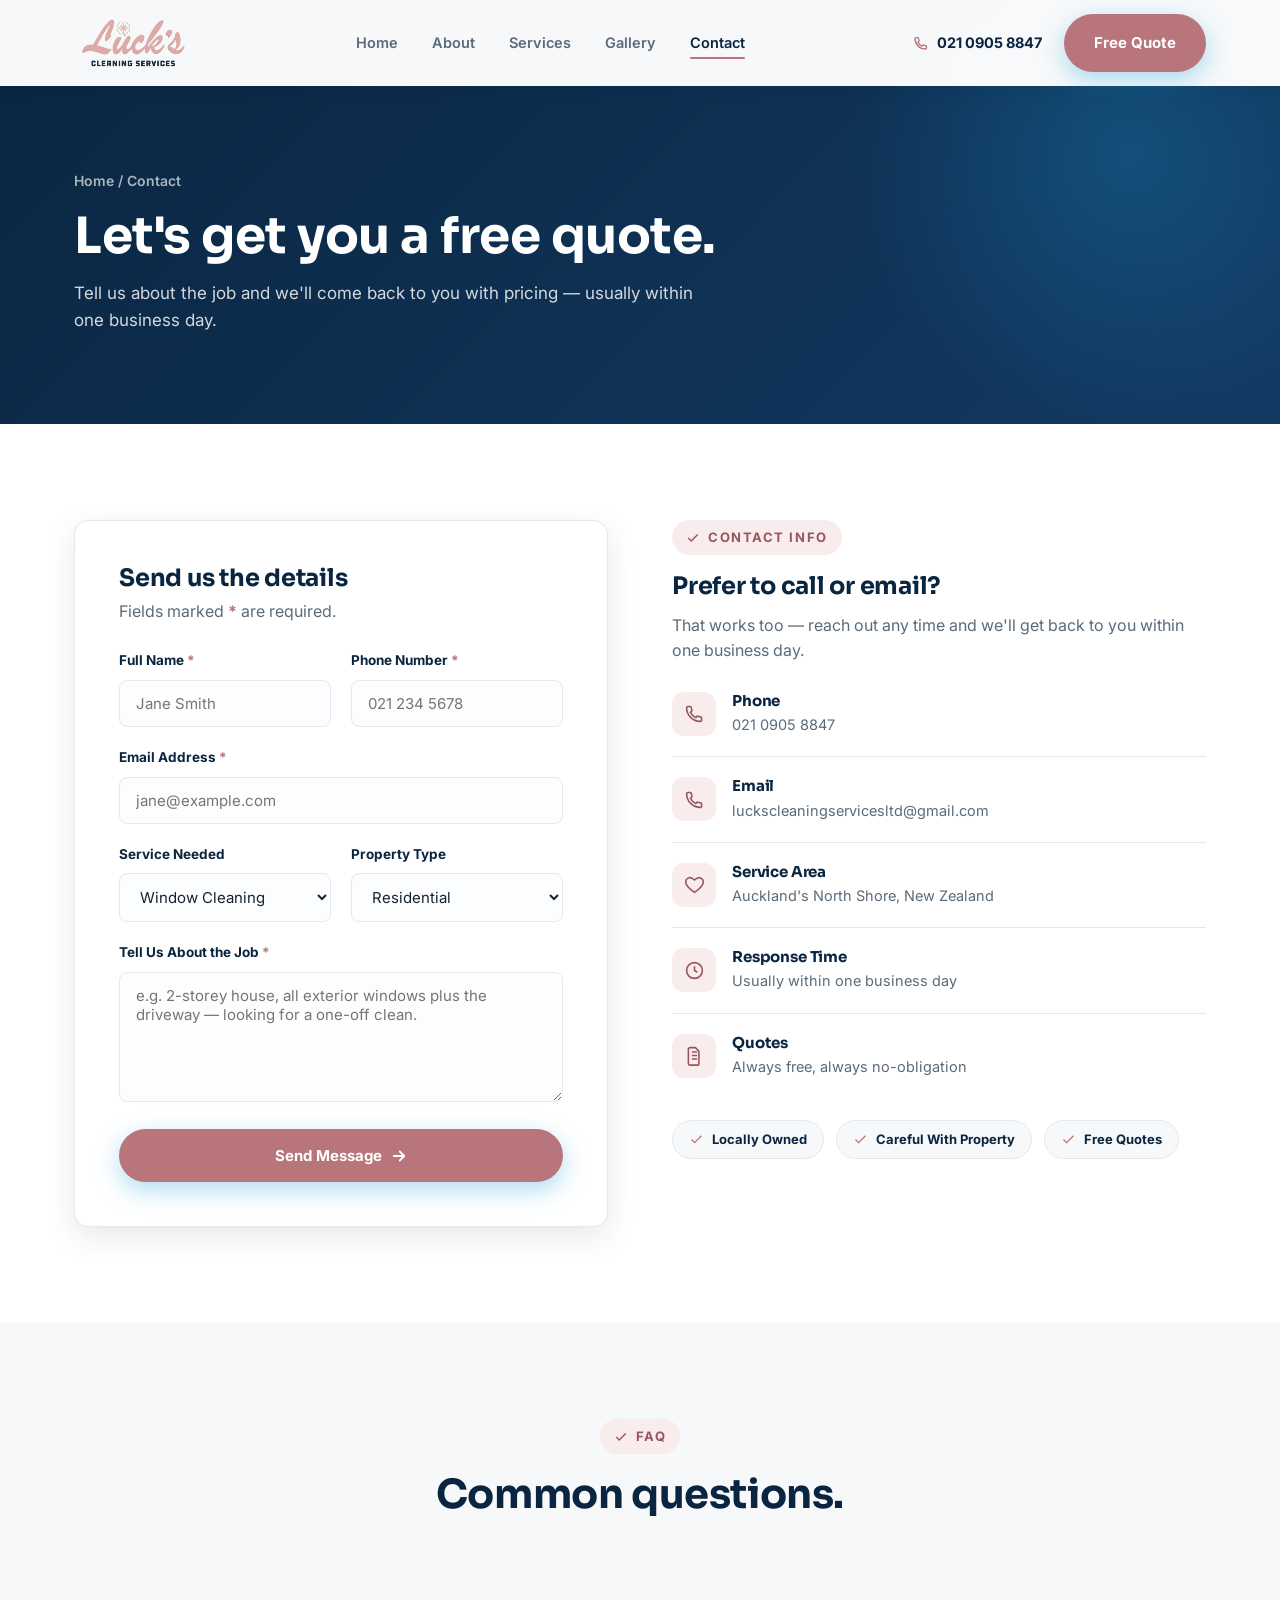
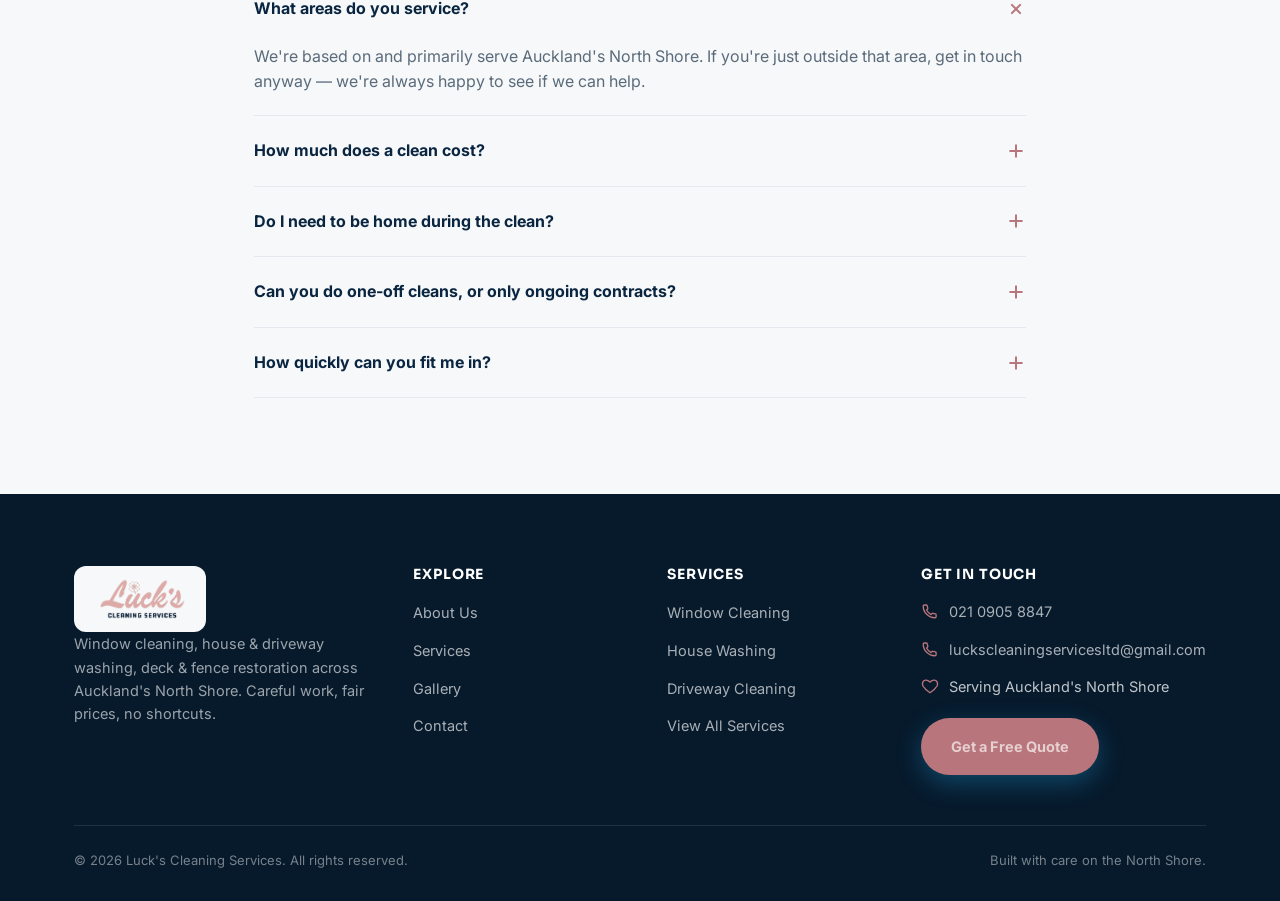
<file: contact.html>
<!DOCTYPE html>
<html lang="en">
<head>
<meta charset="UTF-8">
<meta name="viewport" content="width=device-width, initial-scale=1.0">
<title>Contact Us | Luck's Cleaning Services</title>
<meta name="description" content="Get a free quote from Luck's Cleaning Services for window cleaning, house washing, driveway cleaning and more on Auckland's North Shore. Fast response, no obligation.">
<link rel="canonical" href="https://www.luckscleaningservices.com/contact.html">
<meta property="og:url" content="https://www.luckscleaningservices.com/contact.html">
<meta property="og:site_name" content="Luck's Cleaning Services">
<link rel="preconnect" href="https://fonts.googleapis.com">
<link rel="preconnect" href="https://fonts.gstatic.com" crossorigin>
<link href="https://fonts.googleapis.com/css2?family=Inter:wght@400;500;600;700;800&family=Sora:wght@600;700;800&family=Pacifico&display=swap" rel="stylesheet">
<link rel="stylesheet" href="css/styles.css">
</head>
<body class="page-inner">

<header class="site-header is-solid">
  <div class="container">
    <a href="index.html" class="logo">
      <img src="images/logo.png" alt="Luck's Cleaning Services logo">
    </a>
    <nav class="main-nav" id="main-nav">
      <ul>
        <li><a href="index.html">Home</a></li>
        <li><a href="about.html">About</a></li>
        <li><a href="services.html">Services</a></li>
        <li><a href="gallery.html">Gallery</a></li>
        <li><a href="contact.html" class="active">Contact</a></li>
      </ul>
    </nav>
    <div class="header-right">
      <a class="header-tel" href="tel:+642109058847">
        <svg viewBox="0 0 24 24" fill="none" stroke="currentColor" stroke-width="2"><path d="M3 5.5A1.5 1.5 0 0 1 4.5 4h2.7a1 1 0 0 1 .97.76l.9 3.6a1 1 0 0 1-.27.96l-1.4 1.4a13.5 13.5 0 0 0 6 6l1.4-1.4a1 1 0 0 1 .96-.27l3.6.9a1 1 0 0 1 .76.97v2.7A1.5 1.5 0 0 1 18.5 21C10 21 3 14 3 5.5Z"/></svg>
        <span class="tel-text">021 0905 8847</span>
      </a>
      <a href="contact.html" class="btn btn-primary">Free Quote</a>
      <button class="nav-toggle" id="nav-toggle" aria-label="Toggle menu" aria-expanded="false">
        <svg viewBox="0 0 24 24" fill="none" stroke="currentColor" stroke-width="2" stroke-linecap="round"><path d="M4 6h16M4 12h16M4 18h16"/></svg>
      </button>
    </div>
  </div>
</header>
<div class="nav-scrim" id="nav-scrim"></div>

<main id="main">

  <section class="page-hero">
    <div class="container">
      <div class="crumb"><a href="index.html">Home</a> / Contact</div>
      <h1>Let's get you a free quote.</h1>
      <p>Tell us about the job and we'll come back to you with pricing — usually within one business day.</p>
    </div>
  </section>

  <section>
    <div class="container">
      <div class="split" style="align-items:flex-start;">

        <!-- FORM -->
        <div class="form-card reveal">
          <h2 style="margin-bottom:6px;">Send us the details</h2>
          <p style="margin-bottom:26px;">Fields marked <span style="color:var(--blue); font-weight:700;">*</span> are required.</p>

          <div id="form-status" class="form-status" role="status"></div>

          <form id="contact-form" action="https://formspree.io/f/mojgorvk" method="POST">
            <input type="hidden" name="_subject" value="New quote request — Luck's Cleaning Services website">
            <input type="text" name="_gotcha" class="hp-field" tabindex="-1" autocomplete="off">

            <div class="form-row">
              <div class="field">
                <label for="name">Full Name <span class="req">*</span></label>
                <input type="text" id="name" name="name" placeholder="Jane Smith" autocomplete="name">
                <div class="err-msg"></div>
              </div>
              <div class="field">
                <label for="phone">Phone Number <span class="req">*</span></label>
                <input type="tel" id="phone" name="phone" placeholder="021 234 5678" autocomplete="tel">
                <div class="err-msg"></div>
              </div>
            </div>

            <div class="field">
              <label for="email">Email Address <span class="req">*</span></label>
              <input type="email" id="email" name="email" placeholder="jane@example.com" autocomplete="email">
              <div class="err-msg"></div>
            </div>

            <div class="form-row">
              <div class="field">
                <label for="service">Service Needed</label>
                <select id="service" name="service">
                  <option value="Window Cleaning">Window Cleaning</option>
                  <option value="Driveway Cleaning">Driveway Cleaning</option>
                  <option value="House Washing">House Washing</option>
                  <option value="Deck Restoration & Treatment">Deck Restoration &amp; Treatment</option>
                  <option value="Fence Restoration & Treatment">Fence Restoration &amp; Treatment</option>
                  <option value="Commercial Cleaning">Commercial Cleaning</option>
                  <option value="Solar Panel Cleaning">Solar Panel Cleaning</option>
                  <option value="More than one">More than one</option>
                  <option value="Not sure / need advice">Not sure / need advice</option>
                </select>
              </div>
              <div class="field">
                <label for="property">Property Type</label>
                <select id="property" name="property">
                  <option value="Residential">Residential</option>
                  <option value="Commercial">Commercial</option>
                </select>
              </div>
            </div>

            <div class="field">
              <label for="message">Tell Us About the Job <span class="req">*</span></label>
              <textarea id="message" name="message" placeholder="e.g. 2-storey house, all exterior windows plus the driveway — looking for a one-off clean."></textarea>
              <div class="err-msg"></div>
            </div>

            <button type="submit" class="btn btn-primary btn-block">
              Send Message
              <svg viewBox="0 0 24 24" fill="none" stroke="currentColor" stroke-width="2.4" stroke-linecap="round" stroke-linejoin="round"><path d="M5 12h14M13 6l6 6-6 6"/></svg>
            </button>
          </form>
        </div>

        <!-- CONTACT INFO -->
        <div class="reveal reveal-1">
          <div class="eyebrow">
            <svg viewBox="0 0 24 24" fill="none" stroke="currentColor" stroke-width="2.4"><path d="M20 6L9 17l-5-5"/></svg>
            Contact Info
          </div>
          <h2>Prefer to call or email?</h2>
          <p>That works too — reach out any time and we'll get back to you within one business day.</p>

          <div class="contact-info-list">
            <div class="contact-info-item">
              <div class="ic"><svg viewBox="0 0 24 24" fill="none" stroke="currentColor" stroke-width="1.8"><path d="M4 4h16v16H4z" opacity="0"/><path d="M3 5.5A1.5 1.5 0 0 1 4.5 4h2.7a1 1 0 0 1 .97.76l.9 3.6a1 1 0 0 1-.27.96l-1.4 1.4a13.5 13.5 0 0 0 6 6l1.4-1.4a1 1 0 0 1 .96-.27l3.6.9a1 1 0 0 1 .76.97v2.7A1.5 1.5 0 0 1 18.5 21C10 21 3 14 3 5.5Z"/></svg></div>
              <div>
                <h4>Phone</h4>
                <p><a href="tel:+642109058847">021 0905 8847</a></p>
              </div>
            </div>
            <div class="contact-info-item">
              <div class="ic"><svg viewBox="0 0 24 24" fill="none" stroke="currentColor" stroke-width="1.8"><path d="M3 5.5A1.5 1.5 0 0 1 4.5 4h2.7a1 1 0 0 1 .97.76l.9 3.6a1 1 0 0 1-.27.96l-1.4 1.4a13.5 13.5 0 0 0 6 6l1.4-1.4a1 1 0 0 1 .96-.27l3.6.9a1 1 0 0 1 .76.97v2.7A1.5 1.5 0 0 1 18.5 21C10 21 3 14 3 5.5Z"/></svg></div>
              <div>
                <h4>Email</h4>
                <p><a href="mailto:luckscleaningservicesltd@gmail.com">luckscleaningservicesltd@gmail.com</a></p>
              </div>
            </div>
            <div class="contact-info-item">
              <div class="ic"><svg viewBox="0 0 24 24" fill="none" stroke="currentColor" stroke-width="1.8"><path d="M12 21s-7-4.5-9.5-9.3C1 8 2.7 4.8 6 4.2c2-.4 3.8.5 6 2.6 2.2-2.1 4-3 6-2.6 3.3.6 5 3.8 3.5 7.5C19 16.5 12 21 12 21Z"/></svg></div>
              <div>
                <h4>Service Area</h4>
                <p>Auckland's North Shore, New Zealand</p>
              </div>
            </div>
            <div class="contact-info-item">
              <div class="ic"><svg viewBox="0 0 24 24" fill="none" stroke="currentColor" stroke-width="1.8"><circle cx="12" cy="12" r="9"/><path d="M12 7v5l3.2 2"/></svg></div>
              <div>
                <h4>Response Time</h4>
                <p>Usually within one business day</p>
              </div>
            </div>
            <div class="contact-info-item">
              <div class="ic"><svg viewBox="0 0 24 24" fill="none" stroke="currentColor" stroke-width="1.8"><path d="M9 12h6M9 16h6M9 8h6M5 21V5a2 2 0 0 1 2-2h6l4 4v14a2 2 0 0 1-2 2H7a2 2 0 0 1-2-2Z"/></svg></div>
              <div>
                <h4>Quotes</h4>
                <p>Always free, always no-obligation</p>
              </div>
            </div>
          </div>

          <div class="badge-row">
            <span><svg viewBox="0 0 24 24" fill="none" stroke="currentColor" stroke-width="2"><path d="M20 6 9 17l-5-5"/></svg> Locally Owned</span>
            <span><svg viewBox="0 0 24 24" fill="none" stroke="currentColor" stroke-width="2"><path d="M20 6 9 17l-5-5"/></svg> Careful With Property</span>
            <span><svg viewBox="0 0 24 24" fill="none" stroke="currentColor" stroke-width="2"><path d="M20 6 9 17l-5-5"/></svg> Free Quotes</span>
          </div>
        </div>

      </div>
    </div>
  </section>

  <!-- FAQ -->
  <section class="section-offwhite">
    <div class="container" style="max-width:820px;">
      <div class="section-head center reveal">
        <div class="eyebrow" style="justify-content:center;">
          <svg viewBox="0 0 24 24" fill="none" stroke="currentColor" stroke-width="2.4"><path d="M20 6L9 17l-5-5"/></svg>
          FAQ
        </div>
        <h2>Common questions.</h2>
      </div>
      <div class="reveal">
        <div class="faq-item is-open">
          <div class="faq-q">What areas do you service?<svg viewBox="0 0 24 24" fill="none" stroke="currentColor" stroke-width="2.4" stroke-linecap="round"><path d="M12 5v14M5 12h14"/></svg></div>
          <div class="faq-a" style="max-height:200px;"><p>We're based on and primarily serve Auckland's North Shore. If you're just outside that area, get in touch anyway — we're always happy to see if we can help.</p></div>
        </div>
        <div class="faq-item">
          <div class="faq-q">How much does a clean cost?<svg viewBox="0 0 24 24" fill="none" stroke="currentColor" stroke-width="2.4" stroke-linecap="round"><path d="M12 5v14M5 12h14"/></svg></div>
          <div class="faq-a"><p>It depends on the size of the property, the type of glass or surface, and how often you'd like it done. Send us the details through the form and we'll give you a fair, free quote before any work starts.</p></div>
        </div>
        <div class="faq-item">
          <div class="faq-q">Do I need to be home during the clean?<svg viewBox="0 0 24 24" fill="none" stroke="currentColor" stroke-width="2.4" stroke-linecap="round"><path d="M12 5v14M5 12h14"/></svg></div>
          <div class="faq-a"><p>Not necessarily — as long as we can access the areas that need cleaning. We'll confirm access arrangements with you when we book the job.</p></div>
        </div>
        <div class="faq-item">
          <div class="faq-q">Can you do one-off cleans, or only ongoing contracts?<svg viewBox="0 0 24 24" fill="none" stroke="currentColor" stroke-width="2.4" stroke-linecap="round"><path d="M12 5v14M5 12h14"/></svg></div>
          <div class="faq-a"><p>Both. Plenty of our customers book a one-off clean, and others prefer a regular schedule (weekly, monthly, or seasonal). Let us know what suits you.</p></div>
        </div>
        <div class="faq-item">
          <div class="faq-q">How quickly can you fit me in?<svg viewBox="0 0 24 24" fill="none" stroke="currentColor" stroke-width="2.4" stroke-linecap="round"><path d="M12 5v14M5 12h14"/></svg></div>
          <div class="faq-a"><p>We'll always give you our earliest availability when we send your quote. Turnaround depends on the season and current bookings, but we move fast where we can.</p></div>
        </div>
      </div>
    </div>
  </section>

</main>

<footer class="site-footer">
  <div class="container">
    <div class="footer-grid">
      <div class="footer-col">
        <a href="index.html" class="logo footer-logo">
          <img src="images/logo.png" alt="Luck's Cleaning Services logo">
        </a>
        <p>Window cleaning, house &amp; driveway washing, deck &amp; fence restoration across Auckland's North Shore. Careful work, fair prices, no shortcuts.</p>
      </div>
      <div class="footer-col">
        <h4>Explore</h4>
        <ul>
          <li><a href="about.html">About Us</a></li>
          <li><a href="services.html">Services</a></li>
          <li><a href="gallery.html">Gallery</a></li>
          <li><a href="contact.html">Contact</a></li>
        </ul>
      </div>
      <div class="footer-col">
        <h4>Services</h4>
        <ul>
          <li><a href="services.html#windows">Window Cleaning</a></li>
          <li><a href="services.html#house-washing">House Washing</a></li>
          <li><a href="services.html#driveway">Driveway Cleaning</a></li>
          <li><a href="services.html">View All Services</a></li>
        </ul>
      </div>
      <div class="footer-col">
        <h4>Get In Touch</h4>
        <div class="contact-line">
          <svg viewBox="0 0 24 24" fill="none" stroke="currentColor" stroke-width="1.8"><path d="M4 4h16v16H4z" opacity="0"/><path d="M3 5.5A1.5 1.5 0 0 1 4.5 4h2.7a1 1 0 0 1 .97.76l.9 3.6a1 1 0 0 1-.27.96l-1.4 1.4a13.5 13.5 0 0 0 6 6l1.4-1.4a1 1 0 0 1 .96-.27l3.6.9a1 1 0 0 1 .76.97v2.7A1.5 1.5 0 0 1 18.5 21C10 21 3 14 3 5.5Z"/></svg>
          <a href="tel:+642109058847">021 0905 8847</a>
        </div>
        <div class="contact-line">
          <svg viewBox="0 0 24 24" fill="none" stroke="currentColor" stroke-width="1.8"><path d="M3 5.5A1.5 1.5 0 0 1 4.5 4h2.7a1 1 0 0 1 .97.76l.9 3.6a1 1 0 0 1-.27.96l-1.4 1.4a13.5 13.5 0 0 0 6 6l1.4-1.4a1 1 0 0 1 .96-.27l3.6.9a1 1 0 0 1 .76.97v2.7A1.5 1.5 0 0 1 18.5 21C10 21 3 14 3 5.5Z"/></svg>
          <a href="mailto:luckscleaningservicesltd@gmail.com">luckscleaningservicesltd@gmail.com</a>
        </div>
        <div class="contact-line">
          <svg viewBox="0 0 24 24" fill="none" stroke="currentColor" stroke-width="1.8"><path d="M12 21s-7-4.5-9.5-9.3C1 8 2.7 4.8 6 4.2c2-.4 3.8.5 6 2.6 2.2-2.1 4-3 6-2.6 3.3.6 5 3.8 3.5 7.5C19 16.5 12 21 12 21Z"/></svg>
          <span>Serving Auckland's North Shore</span>
        </div>
        <a href="contact.html" class="btn btn-primary" style="margin-top:6px;">Get a Free Quote</a>
      </div>
    </div>
    <div class="footer-bottom">
      <span>&copy; <span id="year"></span> Luck's Cleaning Services. All rights reserved.</span>
      <span>Built with care on the North Shore.</span>
    </div>
  </div>
</footer>

<button class="back-to-top" aria-label="Back to top">
  <svg viewBox="0 0 24 24" fill="none" stroke="currentColor" stroke-width="2.4" stroke-linecap="round" stroke-linejoin="round"><path d="M12 19V5M5 12l7-7 7 7"/></svg>
</button>

<script>document.getElementById('year').textContent = new Date().getFullYear();</script>
<script src="js/main.js"></script>
</body>
</html>
</file>
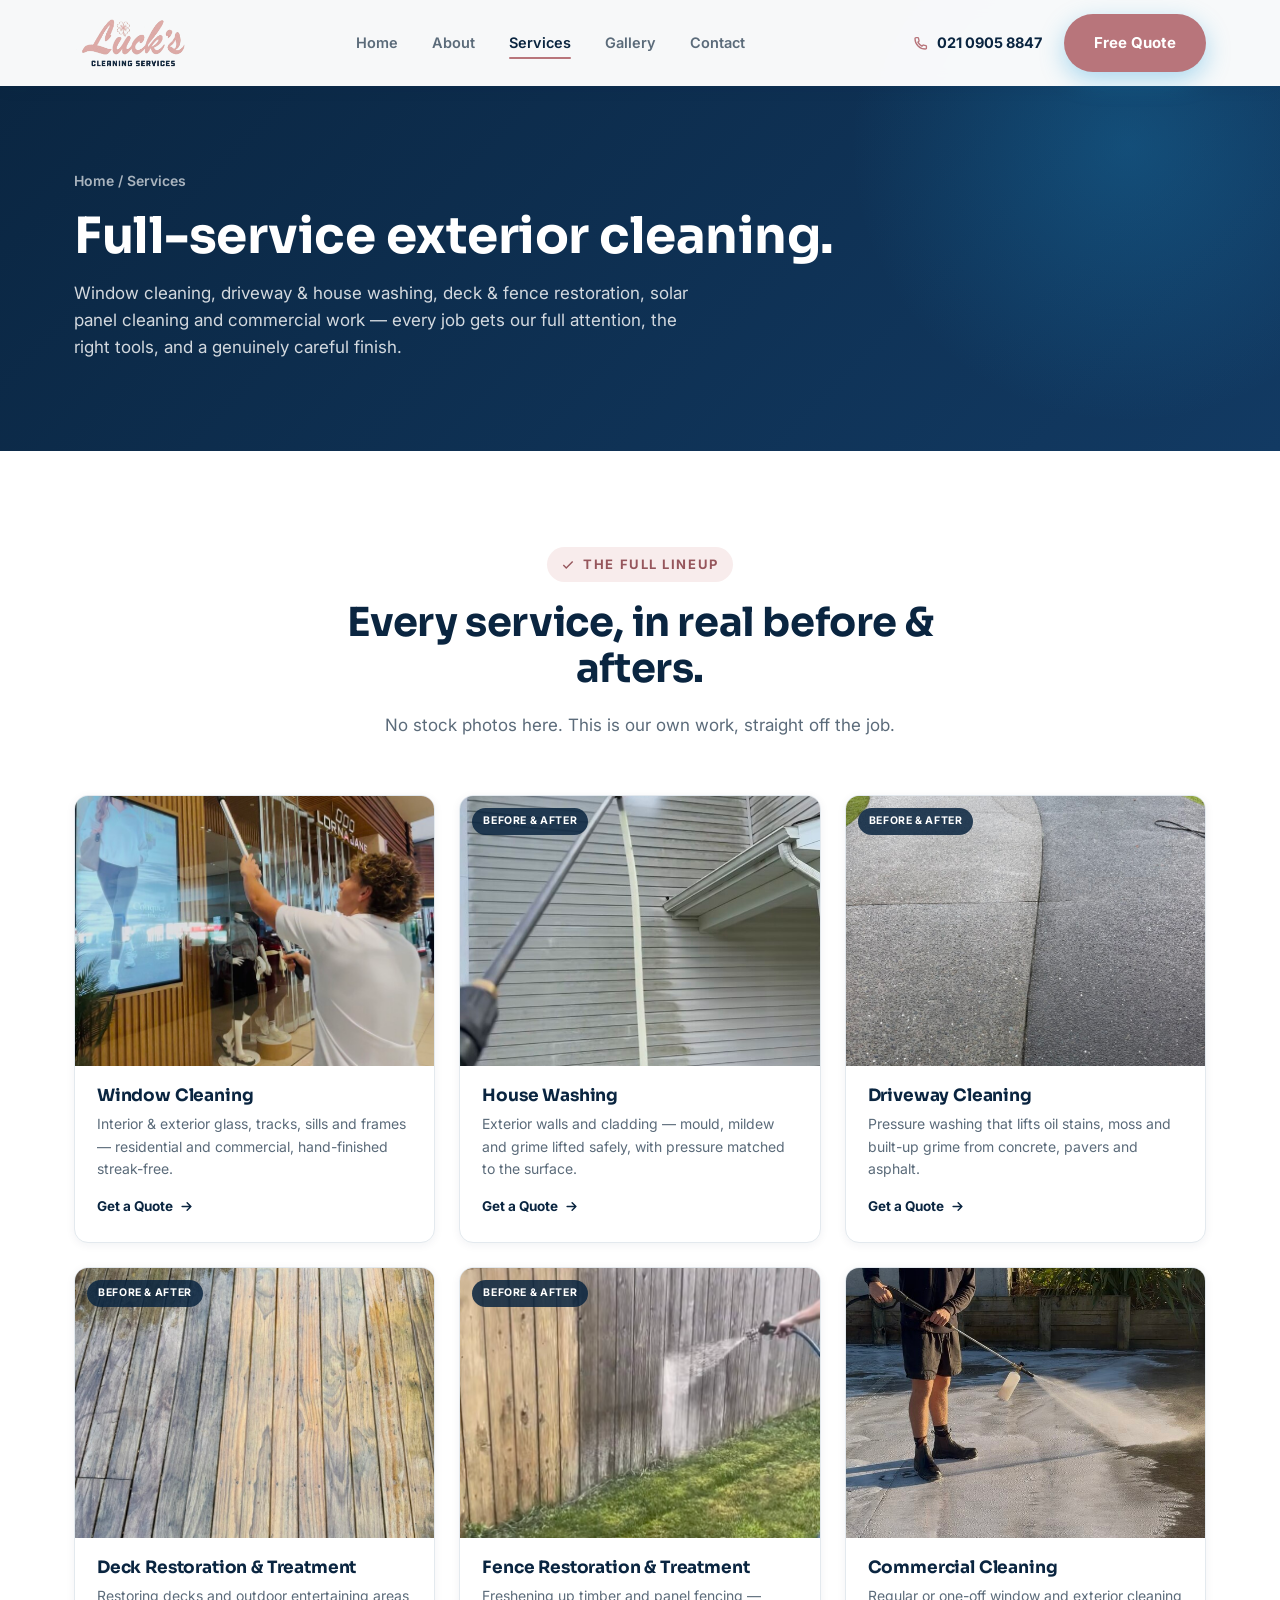
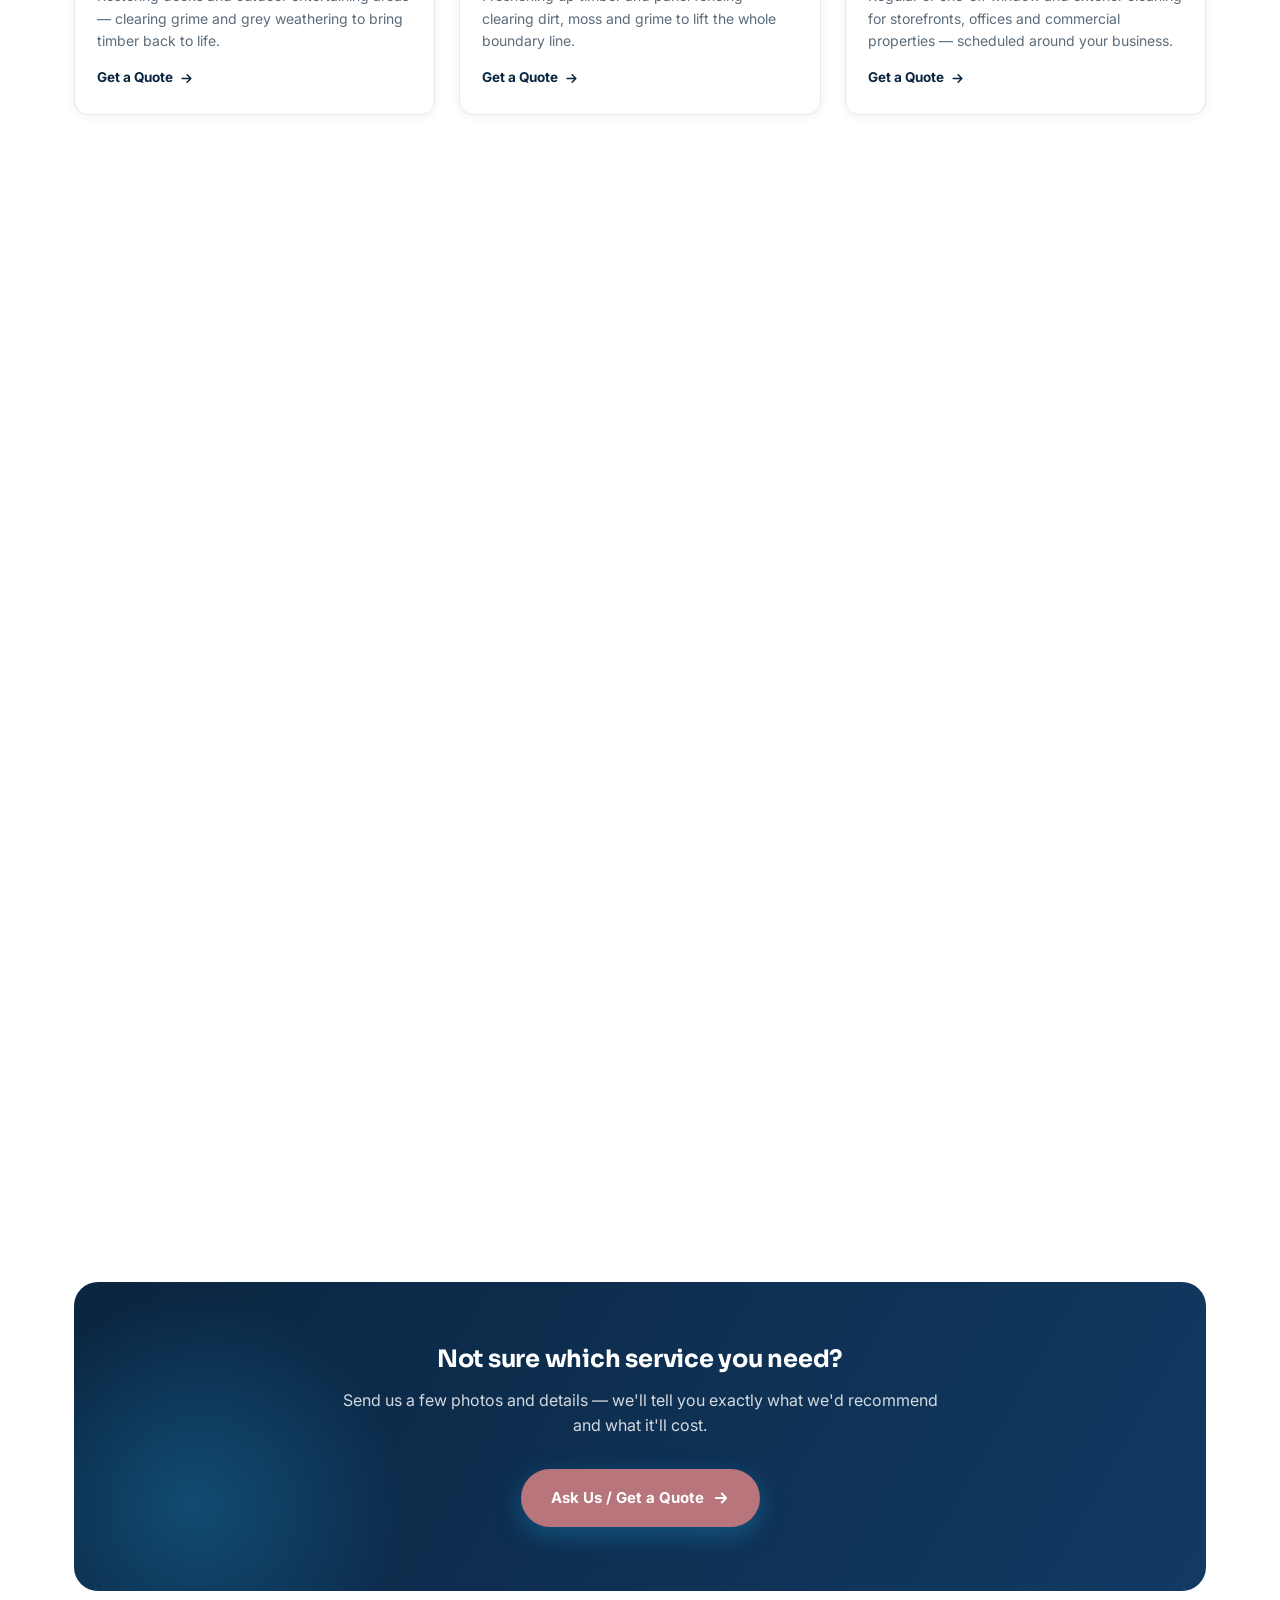
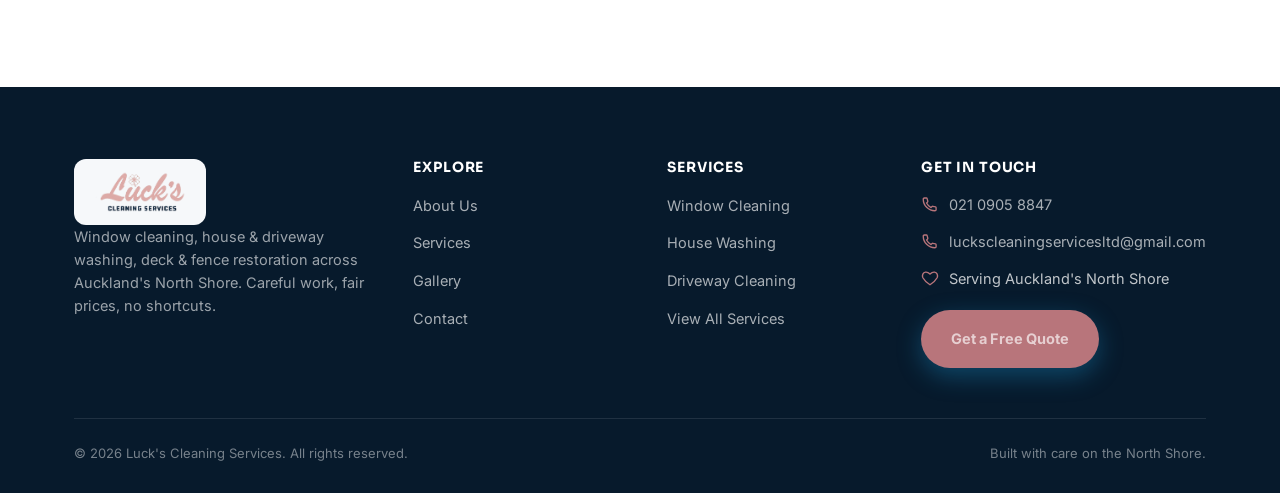
<file: services.html>
<!DOCTYPE html>
<html lang="en">
<head>
<meta charset="UTF-8">
<meta name="viewport" content="width=device-width, initial-scale=1.0">
<title>Services | Luck's Cleaning Services</title>
<meta name="description" content="Window cleaning, driveway cleaning, house washing, deck restoration, fence restoration, commercial cleaning and solar panel cleaning from Luck's Cleaning Services, serving Auckland's North Shore.">
<link rel="canonical" href="https://www.luckscleaningservices.com/services.html">
<meta property="og:url" content="https://www.luckscleaningservices.com/services.html">
<meta property="og:site_name" content="Luck's Cleaning Services">
<link rel="preconnect" href="https://fonts.googleapis.com">
<link rel="preconnect" href="https://fonts.gstatic.com" crossorigin>
<link href="https://fonts.googleapis.com/css2?family=Inter:wght@400;500;600;700;800&family=Sora:wght@600;700;800&family=Pacifico&display=swap" rel="stylesheet">
<link rel="stylesheet" href="css/styles.css">
</head>
<body class="page-inner">

<header class="site-header is-solid">
  <div class="container">
    <a href="index.html" class="logo">
      <img src="images/logo.png" alt="Luck's Cleaning Services logo">
    </a>
    <nav class="main-nav" id="main-nav">
      <ul>
        <li><a href="index.html">Home</a></li>
        <li><a href="about.html">About</a></li>
        <li><a href="services.html" class="active">Services</a></li>
        <li><a href="gallery.html">Gallery</a></li>
        <li><a href="contact.html">Contact</a></li>
      </ul>
    </nav>
    <div class="header-right">
      <a class="header-tel" href="tel:+642109058847">
        <svg viewBox="0 0 24 24" fill="none" stroke="currentColor" stroke-width="2"><path d="M3 5.5A1.5 1.5 0 0 1 4.5 4h2.7a1 1 0 0 1 .97.76l.9 3.6a1 1 0 0 1-.27.96l-1.4 1.4a13.5 13.5 0 0 0 6 6l1.4-1.4a1 1 0 0 1 .96-.27l3.6.9a1 1 0 0 1 .76.97v2.7A1.5 1.5 0 0 1 18.5 21C10 21 3 14 3 5.5Z"/></svg>
        <span class="tel-text">021 0905 8847</span>
      </a>
      <a href="contact.html" class="btn btn-primary">Free Quote</a>
      <button class="nav-toggle" id="nav-toggle" aria-label="Toggle menu" aria-expanded="false">
        <svg viewBox="0 0 24 24" fill="none" stroke="currentColor" stroke-width="2" stroke-linecap="round"><path d="M4 6h16M4 12h16M4 18h16"/></svg>
      </button>
    </div>
  </div>
</header>
<div class="nav-scrim" id="nav-scrim"></div>

<main id="main">

  <section class="page-hero">
    <div class="container">
      <div class="crumb"><a href="index.html">Home</a> / Services</div>
      <h1>Full-service exterior cleaning.</h1>
      <p>Window cleaning, driveway &amp; house washing, deck &amp; fence restoration, solar panel cleaning and commercial work — every job gets our full attention, the right tools, and a genuinely careful finish.</p>
    </div>
  </section>

  <!-- ALL SERVICES / BEFORE & AFTER -->
  <section>
    <div class="container">
      <div class="section-head center reveal">
        <div class="eyebrow" style="justify-content:center;">
          <svg viewBox="0 0 24 24" fill="none" stroke="currentColor" stroke-width="2.4"><path d="M20 6L9 17l-5-5"/></svg>
          The Full Lineup
        </div>
        <h2>Every service, in real before &amp; afters.</h2>
        <p>No stock photos here. This is our own work, straight off the job.</p>
      </div>
      <div class="ba-grid">
        <div class="ba-card reveal" id="windows">
          <div class="ba-photo">
            <img src="images/window-action.jpg" alt="Luck's Cleaning Services technician cleaning a storefront window with an extension pole" loading="lazy">
          </div>
          <div class="ba-body">
            <h4>Window Cleaning</h4>
            <p>Interior &amp; exterior glass, tracks, sills and frames — residential and commercial, hand-finished streak-free.</p>
            <a href="contact.html" class="ba-link">Get a Quote <svg viewBox="0 0 24 24" fill="none" stroke="currentColor" stroke-width="2.4" stroke-linecap="round" stroke-linejoin="round"><path d="M5 12h14M13 6l6 6-6 6"/></svg></a>
          </div>
        </div>
        <div class="ba-card reveal reveal-1" id="house-washing">
          <div class="ba-photo">
            <span class="ba-tag">Before &amp; After</span>
            <img src="images/house-wash-ba.jpg" alt="Before and after house washing on vinyl siding" loading="lazy">
          </div>
          <div class="ba-body">
            <h4>House Washing</h4>
            <p>Exterior walls and cladding — mould, mildew and grime lifted safely, with pressure matched to the surface.</p>
            <a href="contact.html" class="ba-link">Get a Quote <svg viewBox="0 0 24 24" fill="none" stroke="currentColor" stroke-width="2.4" stroke-linecap="round" stroke-linejoin="round"><path d="M5 12h14M13 6l6 6-6 6"/></svg></a>
          </div>
        </div>
        <div class="ba-card reveal reveal-2" id="driveway">
          <div class="ba-photo">
            <span class="ba-tag">Before &amp; After</span>
            <img src="images/driveway-ba.jpg" alt="Before and after driveway cleaning, concrete lifted from grey to like-new" loading="lazy">
          </div>
          <div class="ba-body">
            <h4>Driveway Cleaning</h4>
            <p>Pressure washing that lifts oil stains, moss and built-up grime from concrete, pavers and asphalt.</p>
            <a href="contact.html" class="ba-link">Get a Quote <svg viewBox="0 0 24 24" fill="none" stroke="currentColor" stroke-width="2.4" stroke-linecap="round" stroke-linejoin="round"><path d="M5 12h14M13 6l6 6-6 6"/></svg></a>
          </div>
        </div>
        <div class="ba-card reveal reveal-1" id="deck">
          <div class="ba-photo">
            <span class="ba-tag">Before &amp; After</span>
            <img src="images/deck-ba.jpg" alt="Before and after deck restoration, weathered grey timber returned to natural wood tone" loading="lazy">
          </div>
          <div class="ba-body">
            <h4>Deck Restoration &amp; Treatment</h4>
            <p>Restoring decks and outdoor entertaining areas — clearing grime and grey weathering to bring timber back to life.</p>
            <a href="contact.html" class="ba-link">Get a Quote <svg viewBox="0 0 24 24" fill="none" stroke="currentColor" stroke-width="2.4" stroke-linecap="round" stroke-linejoin="round"><path d="M5 12h14M13 6l6 6-6 6"/></svg></a>
          </div>
        </div>
        <div class="ba-card reveal reveal-3" id="fence">
          <div class="ba-photo">
            <span class="ba-tag">Before &amp; After</span>
            <img src="images/fence-ba.jpg" alt="Before and after fence restoration, weathered grey timber fence washed back to natural colour" loading="lazy">
          </div>
          <div class="ba-body">
            <h4>Fence Restoration &amp; Treatment</h4>
            <p>Freshening up timber and panel fencing — clearing dirt, moss and grime to lift the whole boundary line.</p>
            <a href="contact.html" class="ba-link">Get a Quote <svg viewBox="0 0 24 24" fill="none" stroke="currentColor" stroke-width="2.4" stroke-linecap="round" stroke-linejoin="round"><path d="M5 12h14M13 6l6 6-6 6"/></svg></a>
          </div>
        </div>
        <div class="ba-card reveal reveal-1" id="commercial">
          <div class="ba-photo">
            <img src="images/commercial-ba.jpg" alt="Commercial exterior cleaning, foam pre-treatment being applied to a large concrete forecourt" loading="lazy">
          </div>
          <div class="ba-body">
            <h4>Commercial Cleaning</h4>
            <p>Regular or one-off window and exterior cleaning for storefronts, offices and commercial properties — scheduled around your business.</p>
            <a href="contact.html" class="ba-link">Get a Quote <svg viewBox="0 0 24 24" fill="none" stroke="currentColor" stroke-width="2.4" stroke-linecap="round" stroke-linejoin="round"><path d="M5 12h14M13 6l6 6-6 6"/></svg></a>
          </div>
        </div>
        <div class="ba-card reveal reveal-2" id="solar">
          <div class="ba-photo">
            <img src="images/solar-panel.jpg" alt="Solar panel cleaning, brushing dust and grime off rooftop solar panels" loading="lazy">
          </div>
          <div class="ba-body">
            <h4>Solar Panel Cleaning</h4>
            <p>Dust and grime quietly cut into panel output. A careful brush clean helps your system perform the way it should.</p>
            <a href="contact.html" class="ba-link">Get a Quote <svg viewBox="0 0 24 24" fill="none" stroke="currentColor" stroke-width="2.4" stroke-linecap="round" stroke-linejoin="round"><path d="M5 12h14M13 6l6 6-6 6"/></svg></a>
          </div>
        </div>
      </div>
    </div>
  </section>

  <!-- PROCESS -->
  <section>
    <div class="container">
      <div class="section-head center reveal">
        <div class="eyebrow" style="justify-content:center;">
          <svg viewBox="0 0 24 24" fill="none" stroke="currentColor" stroke-width="2.4"><path d="M20 6L9 17l-5-5"/></svg>
          How It Works
        </div>
        <h2>Getting a job booked is simple.</h2>
      </div>
      <div class="mini-grid">
        <div class="mini-card reveal">
          <div class="ic"><svg viewBox="0 0 24 24" fill="none" stroke="currentColor" stroke-width="1.8"><path d="M3 5.5A1.5 1.5 0 0 1 4.5 4h2.7a1 1 0 0 1 .97.76l.9 3.6a1 1 0 0 1-.27.96l-1.4 1.4a13.5 13.5 0 0 0 6 6l1.4-1.4a1 1 0 0 1 .96-.27l3.6.9a1 1 0 0 1 .76.97v2.7A1.5 1.5 0 0 1 18.5 21C10 21 3 14 3 5.5Z"/></svg></div>
          <h4>1. Reach Out</h4>
          <p>Send us the details through our contact form — property type, size, and what you need cleaned.</p>
        </div>
        <div class="mini-card reveal reveal-1">
          <div class="ic"><svg viewBox="0 0 24 24" fill="none" stroke="currentColor" stroke-width="1.8"><path d="M9 12h6M9 16h6M9 8h6M5 21V5a2 2 0 0 1 2-2h6l4 4v14a2 2 0 0 1-2 2H7a2 2 0 0 1-2-2Z"/></svg></div>
          <h4>2. Get a Free Quote</h4>
          <p>We'll get back to you with a fair, no-obligation quote — usually within one business day.</p>
        </div>
        <div class="mini-card reveal reveal-2">
          <div class="ic"><svg viewBox="0 0 24 24" fill="none" stroke="currentColor" stroke-width="1.8"><circle cx="12" cy="12" r="9"/><path d="M12 7v5l3.2 2"/></svg></div>
          <h4>3. Book a Time</h4>
          <p>Pick a time that works for you. We'll confirm and show up ready to go.</p>
        </div>
        <div class="mini-card reveal reveal-3">
          <div class="ic"><svg viewBox="0 0 24 24" fill="none" stroke="currentColor" stroke-width="1.8"><path d="M20 6 9 17l-5-5"/></svg></div>
          <h4>4. Enjoy the Result</h4>
          <p>We finish, do a final check with you, and leave your property spotless — inside and out.</p>
        </div>
      </div>
    </div>
  </section>

  <!-- CTA -->
  <section style="padding-top:0;">
    <div class="container">
      <div class="cta-banner reveal">
        <div class="container-inner">
          <h2>Not sure which service you need?</h2>
          <p>Send us a few photos and details — we'll tell you exactly what we'd recommend and what it'll cost.</p>
          <div class="hero-cta">
            <a href="contact.html" class="btn btn-primary">
              Ask Us / Get a Quote
              <svg viewBox="0 0 24 24" fill="none" stroke="currentColor" stroke-width="2.4" stroke-linecap="round" stroke-linejoin="round"><path d="M5 12h14M13 6l6 6-6 6"/></svg>
            </a>
          </div>
        </div>
      </div>
    </div>
  </section>

</main>

<footer class="site-footer">
  <div class="container">
    <div class="footer-grid">
      <div class="footer-col">
        <a href="index.html" class="logo footer-logo">
          <img src="images/logo.png" alt="Luck's Cleaning Services logo">
        </a>
        <p>Window cleaning, house &amp; driveway washing, deck &amp; fence restoration across Auckland's North Shore. Careful work, fair prices, no shortcuts.</p>
      </div>
      <div class="footer-col">
        <h4>Explore</h4>
        <ul>
          <li><a href="about.html">About Us</a></li>
          <li><a href="services.html">Services</a></li>
          <li><a href="gallery.html">Gallery</a></li>
          <li><a href="contact.html">Contact</a></li>
        </ul>
      </div>
      <div class="footer-col">
        <h4>Services</h4>
        <ul>
          <li><a href="services.html#windows">Window Cleaning</a></li>
          <li><a href="services.html#house-washing">House Washing</a></li>
          <li><a href="services.html#driveway">Driveway Cleaning</a></li>
          <li><a href="services.html">View All Services</a></li>
        </ul>
      </div>
      <div class="footer-col">
        <h4>Get In Touch</h4>
        <div class="contact-line">
          <svg viewBox="0 0 24 24" fill="none" stroke="currentColor" stroke-width="1.8"><path d="M4 4h16v16H4z" opacity="0"/><path d="M3 5.5A1.5 1.5 0 0 1 4.5 4h2.7a1 1 0 0 1 .97.76l.9 3.6a1 1 0 0 1-.27.96l-1.4 1.4a13.5 13.5 0 0 0 6 6l1.4-1.4a1 1 0 0 1 .96-.27l3.6.9a1 1 0 0 1 .76.97v2.7A1.5 1.5 0 0 1 18.5 21C10 21 3 14 3 5.5Z"/></svg>
          <a href="tel:+642109058847">021 0905 8847</a>
        </div>
        <div class="contact-line">
          <svg viewBox="0 0 24 24" fill="none" stroke="currentColor" stroke-width="1.8"><path d="M3 5.5A1.5 1.5 0 0 1 4.5 4h2.7a1 1 0 0 1 .97.76l.9 3.6a1 1 0 0 1-.27.96l-1.4 1.4a13.5 13.5 0 0 0 6 6l1.4-1.4a1 1 0 0 1 .96-.27l3.6.9a1 1 0 0 1 .76.97v2.7A1.5 1.5 0 0 1 18.5 21C10 21 3 14 3 5.5Z"/></svg>
          <a href="mailto:luckscleaningservicesltd@gmail.com">luckscleaningservicesltd@gmail.com</a>
        </div>
        <div class="contact-line">
          <svg viewBox="0 0 24 24" fill="none" stroke="currentColor" stroke-width="1.8"><path d="M12 21s-7-4.5-9.5-9.3C1 8 2.7 4.8 6 4.2c2-.4 3.8.5 6 2.6 2.2-2.1 4-3 6-2.6 3.3.6 5 3.8 3.5 7.5C19 16.5 12 21 12 21Z"/></svg>
          <span>Serving Auckland's North Shore</span>
        </div>
        <a href="contact.html" class="btn btn-primary" style="margin-top:6px;">Get a Free Quote</a>
      </div>
    </div>
    <div class="footer-bottom">
      <span>&copy; <span id="year"></span> Luck's Cleaning Services. All rights reserved.</span>
      <span>Built with care on the North Shore.</span>
    </div>
  </div>
</footer>

<button class="back-to-top" aria-label="Back to top">
  <svg viewBox="0 0 24 24" fill="none" stroke="currentColor" stroke-width="2.4" stroke-linecap="round" stroke-linejoin="round"><path d="M12 19V5M5 12l7-7 7 7"/></svg>
</button>

<script>document.getElementById('year').textContent = new Date().getFullYear();</script>
<script src="js/main.js"></script>
</body>
</html>
</file>
<file: css/styles.css>
/* =========================================================
   Luck's Cleaning Services — Stylesheet
   ========================================================= */

:root {
  --navy: #0a2540;
  --navy-light: #123a63;
  --navy-lighter: #1a4d80;
  /* "blue" vars now carry the brand's dusty-rose pink accent (from the logo) */
  --blue: #b8757b;
  --blue-dark: #96565c;
  --pink-soft: #d9a3a7;
  --sky: #f8ecec;
  --white: #ffffff;
  --offwhite: #f6f8fa;
  --ink: #16232f;
  --gray: #5b6b7a;
  --gray-light: #8fa0af;
  --border: #e3e9ee;
  --gold: #e8b94a;
  --success: #1e9b6e;
  --error: #d64545;
  --radius: 14px;
  --radius-sm: 8px;
  --shadow-sm: 0 2px 10px rgba(10, 37, 64, 0.06);
  --shadow-md: 0 10px 30px rgba(10, 37, 64, 0.10);
  --shadow-lg: 0 20px 60px rgba(10, 37, 64, 0.18);
  --container: 1180px;
}

* { box-sizing: border-box; }
html { scroll-behavior: smooth; }
body {
  margin: 0;
  font-family: 'Inter', -apple-system, BlinkMacSystemFont, 'Segoe UI', sans-serif;
  color: var(--ink);
  background: var(--white);
  line-height: 1.6;
  -webkit-font-smoothing: antialiased;
}
img { max-width: 100%; display: block; }
a { color: inherit; text-decoration: none; }
ul { margin: 0; padding: 0; list-style: none; }
h1, h2, h3, h4 {
  font-family: 'Sora', 'Inter', sans-serif;
  color: var(--navy);
  line-height: 1.15;
  margin: 0 0 .5em;
  font-weight: 700;
  letter-spacing: -0.01em;
}
p { margin: 0 0 1em; color: var(--gray); }
.container {
  max-width: var(--container);
  margin: 0 auto;
  padding: 0 24px;
}
section { padding: 96px 0; }
@media (max-width: 768px) {
  section { padding: 64px 0; }
}

.eyebrow {
  display: inline-flex;
  align-items: center;
  gap: 8px;
  font-family: 'Inter', sans-serif;
  font-weight: 700;
  font-size: 13px;
  letter-spacing: .12em;
  text-transform: uppercase;
  color: var(--blue-dark);
  background: var(--sky);
  padding: 7px 14px;
  border-radius: 100px;
  margin-bottom: 18px;
}
.eyebrow svg { width: 14px; height: 14px; }

.section-head { max-width: 640px; margin-bottom: 56px; }
.section-head.center { margin-left: auto; margin-right: auto; text-align: center; }
.section-head h2 { font-size: clamp(28px, 4vw, 40px); }
.section-head p { font-size: 17px; margin-bottom: 0; }

/* ---------- Buttons ---------- */
.btn {
  display: inline-flex;
  align-items: center;
  justify-content: center;
  gap: 8px;
  padding: 15px 28px;
  border-radius: 100px;
  font-weight: 700;
  font-size: 15px;
  font-family: 'Inter', sans-serif;
  border: 2px solid transparent;
  cursor: pointer;
  transition: transform .18s ease, box-shadow .18s ease, background .18s ease, color .18s ease, border-color .18s ease;
  white-space: nowrap;
}
.btn svg { width: 18px; height: 18px; flex-shrink: 0; }
.btn-primary {
  background: var(--blue);
  color: var(--white);
  box-shadow: 0 8px 24px rgba(30, 155, 215, 0.35);
}
.btn-primary:hover { background: var(--blue-dark); transform: translateY(-2px); box-shadow: 0 12px 28px rgba(30,155,215,.42); }
.btn-light {
  background: var(--white);
  color: var(--navy);
}
.btn-light:hover { transform: translateY(-2px); box-shadow: var(--shadow-md); }
.btn-outline {
  background: transparent;
  border-color: rgba(255,255,255,.55);
  color: var(--white);
}
.btn-outline:hover { background: rgba(255,255,255,.12); border-color: #fff; }
.btn-navy {
  background: var(--navy);
  color: var(--white);
}
.btn-navy:hover { background: var(--navy-light); transform: translateY(-2px); }
.btn-block { width: 100%; }
.btn[disabled] { opacity: .6; cursor: not-allowed; transform: none !important; }

/* ---------- Header ---------- */
.site-header {
  position: fixed;
  top: 0; left: 0; right: 0;
  z-index: 1000;
  padding: 14px 0;
  background: rgba(255,255,255,.97);
  backdrop-filter: blur(8px);
  box-shadow: 0 2px 16px rgba(10,37,64,.07);
  transition: padding .3s ease, box-shadow .3s ease;
}
.site-header .container { display: flex; align-items: center; justify-content: space-between; }
.site-header.is-solid {
  padding: 10px 0;
  box-shadow: 0 4px 24px rgba(10,37,64,.14);
}

.logo { display: inline-flex; align-items: center; }
.logo img { height: 52px; width: auto; display: block; }

.main-nav ul { display: flex; align-items: center; gap: 34px; }
.main-nav a {
  color: var(--gray);
  font-weight: 600;
  font-size: 14.5px;
  position: relative;
  padding: 6px 0;
  transition: color .2s ease;
}
.main-nav a:hover, .main-nav a.active { color: var(--navy); }
.main-nav a.active::after {
  content: '';
  position: absolute;
  left: 0; right: 0; bottom: -2px;
  height: 2px;
  background: var(--blue);
  border-radius: 2px;
}
.header-right { display: flex; align-items: center; gap: 22px; }
.header-tel { color: var(--navy); font-weight: 700; font-size: 14.5px; display: flex; align-items: center; gap: 8px; }
.header-tel svg { width: 16px; height: 16px; color: var(--blue); }

.nav-toggle {
  display: none;
  width: 42px; height: 42px;
  border-radius: 10px;
  border: 1px solid var(--border);
  background: var(--offwhite);
  align-items: center;
  justify-content: center;
  cursor: pointer;
}
.nav-toggle svg { width: 20px; height: 20px; color: var(--navy); }

@media (max-width: 920px) {
  .header-tel span.tel-text { display: none; }
  .main-nav {
    position: fixed;
    top: 0; right: 0;
    height: 100vh;
    width: min(320px, 82vw);
    background: var(--navy);
    padding: 100px 32px 32px;
    transform: translateX(100%);
    transition: transform .35s ease;
    box-shadow: -20px 0 50px rgba(0,0,0,.3);
  }
  .main-nav.is-open { transform: translateX(0); }
  .main-nav ul { flex-direction: column; align-items: flex-start; gap: 26px; }
  .main-nav a { font-size: 18px; }
  .nav-toggle { display: inline-flex; }
  .nav-scrim {
    position: fixed; inset: 0; background: rgba(6,17,29,.55);
    opacity: 0; pointer-events: none; transition: opacity .3s ease; z-index: 900;
  }
  .nav-scrim.is-open { opacity: 1; pointer-events: auto; }
}

/* ---------- Hero ---------- */
.hero {
  position: relative;
  min-height: 100vh;
  display: flex;
  align-items: flex-end;
  overflow: hidden;
  background: var(--navy);
}
.hero video, .hero .hero-fallback-img {
  position: absolute; inset: 0;
  width: 100%; height: 100%;
  object-fit: cover;
}
.hero::before {
  content: '';
  position: absolute; inset: 0;
  background:
    linear-gradient(180deg, rgba(8,24,41,.55) 0%, rgba(8,24,41,.35) 30%, rgba(8,24,41,.55) 65%, rgba(6,18,32,.92) 100%);
  z-index: 1;
}
.hero-content {
  position: relative;
  z-index: 2;
  width: 100%;
  padding: 200px 0 64px;
  color: #fff;
}
.hero-content h1 {
  color: #fff;
  font-size: clamp(38px, 6vw, 68px);
  max-width: 820px;
  margin-bottom: 20px;
}
.hero-content h1 em {
  font-style: normal;
  color: var(--blue);
}
.hero-content .lead {
  color: rgba(255,255,255,.88);
  font-size: 19px;
  max-width: 560px;
  margin-bottom: 34px;
}
.hero-cta { display: flex; flex-wrap: wrap; gap: 16px; margin-bottom: 56px; }

.trust-bar {
  position: relative; z-index: 2;
  display: grid;
  grid-template-columns: repeat(4, 1fr);
  border-top: 1px solid rgba(255,255,255,.18);
}
.trust-bar li {
  display: flex;
  align-items: center;
  gap: 12px;
  padding: 22px 20px 0;
  color: #fff;
  font-size: 14px;
  font-weight: 600;
}
.trust-bar svg { width: 26px; height: 26px; color: var(--blue); flex-shrink: 0; }
@media (max-width: 860px) {
  .trust-bar { grid-template-columns: repeat(2, 1fr); row-gap: 18px; }
  .hero-content { padding-top: 150px; }
}

/* ---------- Inner page hero (small) ---------- */
.page-hero {
  position: relative;
  background: linear-gradient(135deg, var(--navy) 0%, var(--navy-light) 100%);
  padding: 170px 0 90px;
  overflow: hidden;
  color: #fff;
}
.page-hero::after {
  content: '';
  position: absolute; right: -10%; top: -30%;
  width: 560px; height: 560px;
  background: radial-gradient(circle, rgba(30,155,215,.25) 0%, rgba(30,155,215,0) 70%);
}
.page-hero .container { position: relative; z-index: 1; }
.page-hero .crumb {
  color: rgba(255,255,255,.65);
  font-size: 14px;
  font-weight: 600;
  margin-bottom: 16px;
}
.page-hero .crumb a:hover { color: #fff; }
.page-hero h1 { color: #fff; font-size: clamp(32px, 5vw, 50px); margin-bottom: 14px; }
.page-hero p { color: rgba(255,255,255,.82); font-size: 17px; max-width: 620px; margin-bottom: 0; }

/* ---------- Intro / About strip ---------- */
.split {
  display: grid;
  grid-template-columns: 1fr 1fr;
  gap: 64px;
  align-items: center;
}
@media (max-width: 900px) {
  .split { grid-template-columns: 1fr; gap: 36px; }
}
.split-media { position: relative; }
.split-media img { border-radius: var(--radius); box-shadow: var(--shadow-md); width: 100%; height: 100%; object-fit: cover; }
.stat-card {
  position: absolute;
  bottom: -28px; left: -28px;
  background: var(--navy);
  color: #fff;
  border-radius: var(--radius-sm);
  padding: 18px 24px;
  box-shadow: var(--shadow-lg);
}
.stat-card .num { font-family: 'Sora', sans-serif; font-size: 28px; font-weight: 800; color: var(--blue); }
.stat-card .lab { font-size: 12.5px; color: rgba(255,255,255,.75); font-weight: 600; }
@media (max-width: 560px) {
  .stat-card { left: 12px; bottom: -20px; padding: 14px 18px; }
}

.check-list li {
  display: flex;
  gap: 12px;
  align-items: flex-start;
  margin-bottom: 14px;
  color: var(--ink);
  font-weight: 600;
  font-size: 15.5px;
}
.check-list svg { width: 22px; height: 22px; color: var(--blue); flex-shrink: 0; margin-top: 1px; }

/* ---------- Services cards ---------- */
.services-grid {
  display: grid;
  grid-template-columns: repeat(2, 1fr);
  gap: 30px;
}
@media (max-width: 800px) { .services-grid { grid-template-columns: 1fr; } }

.service-card {
  position: relative;
  border-radius: var(--radius);
  overflow: hidden;
  min-height: 420px;
  display: flex;
  align-items: flex-end;
  box-shadow: var(--shadow-md);
  isolation: isolate;
}
.service-card img { position: absolute; inset: 0; width: 100%; height: 100%; object-fit: cover; transition: transform .5s ease; z-index: -2; }
.service-card::before {
  content: '';
  position: absolute; inset: 0;
  background: linear-gradient(180deg, rgba(10,37,64,0) 30%, rgba(6,18,32,.92) 100%);
  z-index: -1;
}
.service-card:hover img { transform: scale(1.06); }
.service-card .sc-body { padding: 34px; color: #fff; }
.service-card .sc-num {
  display: inline-block;
  font-family: 'Sora', sans-serif;
  font-weight: 800;
  color: var(--blue);
  font-size: 13px;
  letter-spacing: .1em;
  margin-bottom: 10px;
}
.service-card h3 { color: #fff; font-size: 26px; margin-bottom: 10px; }
.service-card p { color: rgba(255,255,255,.85); margin-bottom: 18px; }
.service-card .sc-link { display: inline-flex; align-items: center; gap: 8px; font-weight: 700; color: var(--white); font-size: 14.5px; }
.service-card .sc-link svg { width: 16px; height: 16px; transition: transform .2s ease; }
.service-card:hover .sc-link svg { transform: translateX(4px); }

/* simple service icon cards (used on services.html feature list) */
.mini-grid { display: grid; grid-template-columns: repeat(4, 1fr); gap: 24px; }
@media (max-width: 900px) { .mini-grid { grid-template-columns: repeat(2, 1fr); } }
@media (max-width: 560px) { .mini-grid { grid-template-columns: 1fr; } }
.mini-card {
  background: var(--offwhite);
  border-radius: var(--radius);
  padding: 30px 26px;
  border: 1px solid var(--border);
  transition: transform .2s ease, box-shadow .2s ease;
}
.mini-card:hover { transform: translateY(-5px); box-shadow: var(--shadow-md); }
.mini-card .ic {
  width: 52px; height: 52px;
  border-radius: 13px;
  background: var(--navy);
  display: flex; align-items: center; justify-content: center;
  margin-bottom: 18px;
}
.mini-card .ic svg { width: 26px; height: 26px; color: var(--blue); }
.mini-card h4 { font-size: 17px; margin-bottom: 8px; }
.mini-card p { font-size: 14.5px; margin-bottom: 0; }

/* ---------- Gallery ---------- */
.gallery-grid {
  display: grid;
  grid-template-columns: repeat(4, 1fr);
  grid-auto-rows: 220px;
  gap: 18px;
}
.gallery-grid a { position: relative; overflow: hidden; border-radius: var(--radius-sm); display: block; }
.gallery-grid img { width: 100%; height: 100%; object-fit: cover; transition: transform .5s ease; }
.gallery-grid a:hover img { transform: scale(1.08); }
.gallery-grid a::after {
  content: '';
  position: absolute; inset: 0;
  background: linear-gradient(180deg, rgba(10,37,64,0) 55%, rgba(6,18,32,.55) 100%);
  opacity: 0; transition: opacity .3s ease;
}
.gallery-grid a:hover::after { opacity: 1; }
.gallery-grid .zoom-ic {
  position: absolute; top: 14px; right: 14px;
  width: 34px; height: 34px; border-radius: 50%;
  background: rgba(255,255,255,.92);
  display: flex; align-items: center; justify-content: center;
  opacity: 0; transform: scale(.7); transition: all .25s ease;
}
.gallery-grid a:hover .zoom-ic { opacity: 1; transform: scale(1); }
.gallery-grid .zoom-ic svg { width: 16px; height: 16px; color: var(--navy); }
.gallery-grid .tall { grid-row: span 2; }
.gallery-grid .wide { grid-column: span 2; }
@media (max-width: 900px) {
  .gallery-grid { grid-template-columns: repeat(2, 1fr); grid-auto-rows: 200px; }
  .gallery-grid .wide { grid-column: span 2; }
}
@media (max-width: 560px) {
  .gallery-grid { grid-template-columns: 1fr; }
  .gallery-grid .wide, .gallery-grid .tall { grid-column: span 1; grid-row: span 1; }
}

/* Uniform square tiles, no tall/wide spans — every cell the same size */
.gallery-grid-square { grid-auto-rows: unset; }
.gallery-grid-square a { aspect-ratio: 1 / 1; }

.lightbox {
  position: fixed; inset: 0; z-index: 2000;
  background: rgba(6,14,24,.94);
  display: flex; align-items: center; justify-content: center;
  opacity: 0; pointer-events: none; transition: opacity .25s ease;
  padding: 40px;
}
.lightbox.is-open { opacity: 1; pointer-events: auto; }
.lightbox img { max-width: min(900px, 90vw); max-height: 85vh; border-radius: 10px; box-shadow: 0 20px 60px rgba(0,0,0,.5); }
.lightbox .lb-close {
  position: absolute; top: 24px; right: 24px;
  width: 44px; height: 44px; border-radius: 50%;
  background: rgba(255,255,255,.12); border: 1px solid rgba(255,255,255,.3);
  display: flex; align-items: center; justify-content: center; cursor: pointer;
}
.lightbox .lb-close svg { width: 20px; height: 20px; color: #fff; }
.lightbox .lb-nav {
  position: absolute; top: 50%; transform: translateY(-50%);
  width: 46px; height: 46px; border-radius: 50%;
  background: rgba(255,255,255,.12); border: 1px solid rgba(255,255,255,.3);
  display: flex; align-items: center; justify-content: center; cursor: pointer;
}
.lightbox .lb-nav svg { width: 20px; height: 20px; color: #fff; }
.lightbox .lb-prev { left: 24px; }
.lightbox .lb-next { right: 24px; }

/* ---------- Why choose us ---------- */
.feature-grid {
  display: grid;
  grid-template-columns: repeat(4, 1fr);
  gap: 30px;
}
@media (max-width: 900px) { .feature-grid { grid-template-columns: repeat(2, 1fr); } }
@media (max-width: 560px) { .feature-grid { grid-template-columns: 1fr; } }
.feature {
  text-align: left;
}
.feature .ic {
  width: 58px; height: 58px;
  border-radius: 16px;
  background: var(--sky);
  display: flex; align-items: center; justify-content: center;
  margin-bottom: 20px;
}
.feature .ic svg { width: 28px; height: 28px; color: var(--blue-dark); }
.feature h3 { font-size: 18.5px; margin-bottom: 8px; }
.feature p { font-size: 14.5px; margin-bottom: 0; }

.section-navy { background: var(--navy); color: #fff; }
.section-navy h2, .section-navy h3, .section-navy h4 { color: #fff; }
.section-navy p { color: rgba(255,255,255,.75); }
.section-navy .feature .ic { background: rgba(255,255,255,.08); }

.section-offwhite { background: var(--offwhite); }

/* ---------- Before & After grid ---------- */
.ba-grid { display: grid; grid-template-columns: repeat(3, 1fr); gap: 24px; }
@media (max-width: 900px) { .ba-grid { grid-template-columns: repeat(2, 1fr); } }
@media (max-width: 560px) { .ba-grid { grid-template-columns: 1fr; } }
.ba-card {
  background: #fff;
  border: 1px solid var(--border);
  border-radius: var(--radius);
  overflow: hidden;
  box-shadow: var(--shadow-sm);
  transition: transform .25s ease, box-shadow .25s ease;
}
.ba-card:hover { transform: translateY(-6px); box-shadow: var(--shadow-md); }
.ba-card .ba-photo { aspect-ratio: 4/3; overflow: hidden; position: relative; background: var(--sky); }
.ba-card .ba-photo img { width: 100%; height: 100%; object-fit: cover; display: block; }
.ba-card .ba-tag {
  position: absolute; top: 12px; left: 12px;
  background: rgba(10,37,64,.85); color: #fff;
  font-size: 10.5px; font-weight: 700; letter-spacing: .06em; text-transform: uppercase;
  padding: 5px 11px; border-radius: 100px;
}
.ba-card.ba-placeholder .ba-photo { display: flex; align-items: center; justify-content: center; }
.ba-card.ba-placeholder .ba-photo svg { width: 40px; height: 40px; color: var(--blue); }
.ba-card .ba-body { padding: 20px 22px 24px; }
.ba-card h4 { font-size: 17px; margin-bottom: 8px; }
.ba-card p { font-size: 14px; margin-bottom: 12px; }
.ba-card .ba-link { display: inline-flex; gap: 6px; align-items: center; font-weight: 700; font-size: 13.5px; color: var(--navy); }
.ba-card .ba-link svg { width: 15px; height: 15px; }

/* ---------- Team ---------- */
.team-grid {
  display: grid;
  grid-template-columns: repeat(2, 1fr);
  gap: 34px;
}
@media (max-width: 700px) { .team-grid { grid-template-columns: 1fr; max-width: 380px; margin: 0 auto; } }
.team-card {
  background: #fff;
  border-radius: var(--radius);
  overflow: hidden;
  box-shadow: var(--shadow-sm);
  border: 1px solid var(--border);
  transition: transform .25s ease, box-shadow .25s ease;
}
.team-card:hover { transform: translateY(-6px); box-shadow: var(--shadow-md); }
.team-card .photo { aspect-ratio: 4/5; overflow: hidden; }
.team-card .photo img { width: 100%; height: 100%; object-fit: cover; object-position: top center; }
.team-card .info { padding: 24px 26px 28px; }
.team-card .role {
  display: inline-block;
  font-size: 12px; font-weight: 700; letter-spacing: .08em; text-transform: uppercase;
  color: var(--blue-dark); background: var(--sky);
  padding: 5px 12px; border-radius: 100px; margin-bottom: 10px;
}
.team-card h3 { margin-bottom: 8px; font-size: 22px; }

/* ---------- Testimonial / value banner ---------- */
.cta-banner {
  background: linear-gradient(120deg, var(--navy) 0%, var(--navy-light) 100%);
  border-radius: 24px;
  padding: 64px;
  text-align: center;
  color: #fff;
  position: relative;
  overflow: hidden;
}
.cta-banner::before {
  content: '';
  position: absolute; left: -8%; bottom: -40%;
  width: 420px; height: 420px;
  background: radial-gradient(circle, rgba(30,155,215,.3) 0%, rgba(30,155,215,0) 70%);
}
.cta-banner .container-inner { position: relative; z-index: 1; max-width: 620px; margin: 0 auto; }
.cta-banner h2 { color: #fff; margin-bottom: 14px; }
.cta-banner p { color: rgba(255,255,255,.82); margin-bottom: 30px; }
.cta-banner .hero-cta { justify-content: center; margin-bottom: 0; }
@media (max-width: 700px) { .cta-banner { padding: 44px 26px; } }

/* ---------- Footer ---------- */
.site-footer { background: #071a2c; color: rgba(255,255,255,.7); padding: 72px 0 0; }
.footer-grid {
  display: grid;
  grid-template-columns: 1.4fr 1fr 1fr 1.2fr;
  gap: 40px;
  padding-bottom: 50px;
  border-bottom: 1px solid rgba(255,255,255,.1);
}
@media (max-width: 860px) { .footer-grid { grid-template-columns: 1fr 1fr; row-gap: 36px; } }
@media (max-width: 560px) { .footer-grid { grid-template-columns: 1fr; } }
.site-footer .footer-logo {
  display: inline-flex;
  background: var(--offwhite);
  padding: 12px 20px;
  border-radius: 12px;
}
.site-footer .footer-logo img { height: 42px; }
.site-footer p { color: rgba(255,255,255,.6); font-size: 14.5px; }
.footer-col h4 { color: #fff; font-size: 14px; letter-spacing: .06em; text-transform: uppercase; margin-bottom: 18px; }
.footer-col ul li { margin-bottom: 12px; }
.footer-col a { color: rgba(255,255,255,.65); font-size: 14.5px; transition: color .2s ease; }
.footer-col a:hover { color: var(--blue); }
.footer-col .contact-line { display: flex; gap: 10px; align-items: flex-start; margin-bottom: 14px; font-size: 14.5px; color: rgba(255,255,255,.75); }
.footer-col .contact-line svg { width: 18px; height: 18px; color: var(--blue); flex-shrink: 0; margin-top: 2px; }
.footer-bottom {
  display: flex; justify-content: space-between; align-items: center;
  padding: 24px 0 30px;
  font-size: 13px;
  color: rgba(255,255,255,.45);
  flex-wrap: wrap;
  gap: 12px;
}
.footer-bottom a { color: rgba(255,255,255,.45); }
.footer-bottom a:hover { color: #fff; }

/* ---------- Forms ---------- */
.form-card {
  background: #fff;
  border-radius: var(--radius);
  padding: 44px;
  box-shadow: var(--shadow-md);
  border: 1px solid var(--border);
}
@media (max-width: 560px) { .form-card { padding: 28px 22px; } }
.form-row { display: grid; grid-template-columns: 1fr 1fr; gap: 20px; }
@media (max-width: 640px) { .form-row { grid-template-columns: 1fr; } }
.field { margin-bottom: 20px; }
.field label { display: block; font-weight: 700; font-size: 13.5px; color: var(--navy); margin-bottom: 8px; }
.field .req { color: var(--blue); }
.field input, .field select, .field textarea {
  width: 100%;
  padding: 13px 16px;
  border: 1.5px solid var(--border);
  border-radius: var(--radius-sm);
  font-family: inherit;
  font-size: 15px;
  color: var(--ink);
  background: #fcfdfe;
  transition: border-color .2s ease, box-shadow .2s ease;
}
.field input:focus, .field select:focus, .field textarea:focus {
  outline: none;
  border-color: var(--blue);
  box-shadow: 0 0 0 4px rgba(30,155,215,.14);
}
.field textarea { resize: vertical; min-height: 130px; }
.field .err-msg { color: var(--error); font-size: 12.5px; margin-top: 6px; display: none; font-weight: 600; }
.field.has-error input, .field.has-error select, .field.has-error textarea { border-color: var(--error); }
.field.has-error .err-msg { display: block; }
.hp-field { position: absolute; left: -9999px; opacity: 0; }

.form-status {
  display: none;
  align-items: flex-start;
  gap: 12px;
  padding: 16px 18px;
  border-radius: var(--radius-sm);
  font-size: 14.5px;
  font-weight: 600;
  margin-bottom: 22px;
}
.form-status svg { width: 20px; height: 20px; flex-shrink: 0; margin-top: 1px; }
.form-status.status-success { display: flex; background: #e9f9f2; color: #147a51; }
.form-status.status-error { display: flex; background: #fdeceb; color: #b23a2f; }

.contact-info-list { margin-top: 28px; }
.contact-info-item {
  display: flex; gap: 16px; align-items: flex-start;
  padding: 20px 0;
  border-top: 1px solid var(--border);
}
.contact-info-item:first-child { border-top: none; padding-top: 0; }
.contact-info-item .ic {
  width: 44px; height: 44px; border-radius: 12px;
  background: var(--sky); display: flex; align-items: center; justify-content: center; flex-shrink: 0;
}
.contact-info-item .ic svg { width: 21px; height: 21px; color: var(--blue-dark); }
.contact-info-item h4 { font-size: 15px; margin-bottom: 4px; }
.contact-info-item p { font-size: 14.5px; margin-bottom: 0; }
.contact-info-item a:hover { color: var(--blue-dark); }

/* ---------- FAQ ---------- */
.faq-item {
  border-bottom: 1px solid var(--border);
}
.faq-q {
  display: flex; justify-content: space-between; align-items: center;
  padding: 22px 0;
  cursor: pointer;
  font-weight: 700;
  color: var(--navy);
  font-size: 16px;
}
.faq-q svg { width: 20px; height: 20px; color: var(--blue); transition: transform .25s ease; flex-shrink: 0; margin-left: 16px; }
.faq-item.is-open .faq-q svg { transform: rotate(45deg); }
.faq-a { max-height: 0; overflow: hidden; transition: max-height .3s ease; }
.faq-a p { padding-bottom: 20px; margin: 0; }

/* ---------- Reveal animation ---------- */
.reveal { opacity: 0; transform: translateY(28px); transition: opacity .7s ease, transform .7s ease; }
.reveal.is-visible { opacity: 1; transform: translateY(0); }
.reveal-1 { transition-delay: .08s; }
.reveal-2 { transition-delay: .16s; }
.reveal-3 { transition-delay: .24s; }
.reveal-4 { transition-delay: .32s; }

/* ---------- Misc ---------- */
.badge-row { display: flex; flex-wrap: wrap; gap: 12px; margin-top: 22px; }
.badge-row span {
  display: inline-flex; align-items: center; gap: 8px;
  background: var(--offwhite); border: 1px solid var(--border);
  padding: 8px 16px; border-radius: 100px;
  font-size: 13px; font-weight: 700; color: var(--navy);
}
.badge-row svg { width: 15px; height: 15px; color: var(--blue); }

/* ---------- Social row ---------- */
.social-row {
  display: flex; flex-wrap: wrap; justify-content: center;
  gap: 20px; margin-top: 28px;
}
.social-card {
  display: flex; align-items: center; gap: 14px;
  background: #fff; border: 1px solid var(--border);
  border-radius: var(--radius-sm);
  padding: 16px 22px;
  box-shadow: var(--shadow-sm);
  text-decoration: none;
  transition: transform .2s ease, box-shadow .2s ease;
  min-width: 200px;
}
.social-card:hover { transform: translateY(-3px); box-shadow: var(--shadow-md); }
.social-card .social-ic {
  width: 46px; height: 46px; border-radius: 50%;
  display: flex; align-items: center; justify-content: center;
  flex-shrink: 0;
}
.social-card .social-ic svg { width: 24px; height: 24px; }
.social-card .social-label { display: flex; flex-direction: column; }
.social-card .social-platform { font-family: 'Sora', sans-serif; font-weight: 700; color: var(--navy); font-size: 15px; }
.social-card .social-sub { font-size: 12.5px; color: var(--gray); }

.video-panel {
  position: relative;
  border-radius: var(--radius);
  overflow: hidden;
  box-shadow: var(--shadow-md);
}
.video-panel video { width: 100%; display: block; }

.back-to-top {
  position: fixed; right: 26px; bottom: 26px;
  width: 48px; height: 48px; border-radius: 50%;
  background: var(--navy); color: #fff;
  display: flex; align-items: center; justify-content: center;
  box-shadow: var(--shadow-md);
  opacity: 0; pointer-events: none; transform: translateY(10px);
  transition: all .25s ease;
  z-index: 500;
  cursor: pointer;
  border: none;
}
.back-to-top.is-visible { opacity: 1; pointer-events: auto; transform: translateY(0); }
.back-to-top svg { width: 20px; height: 20px; }
</file>
